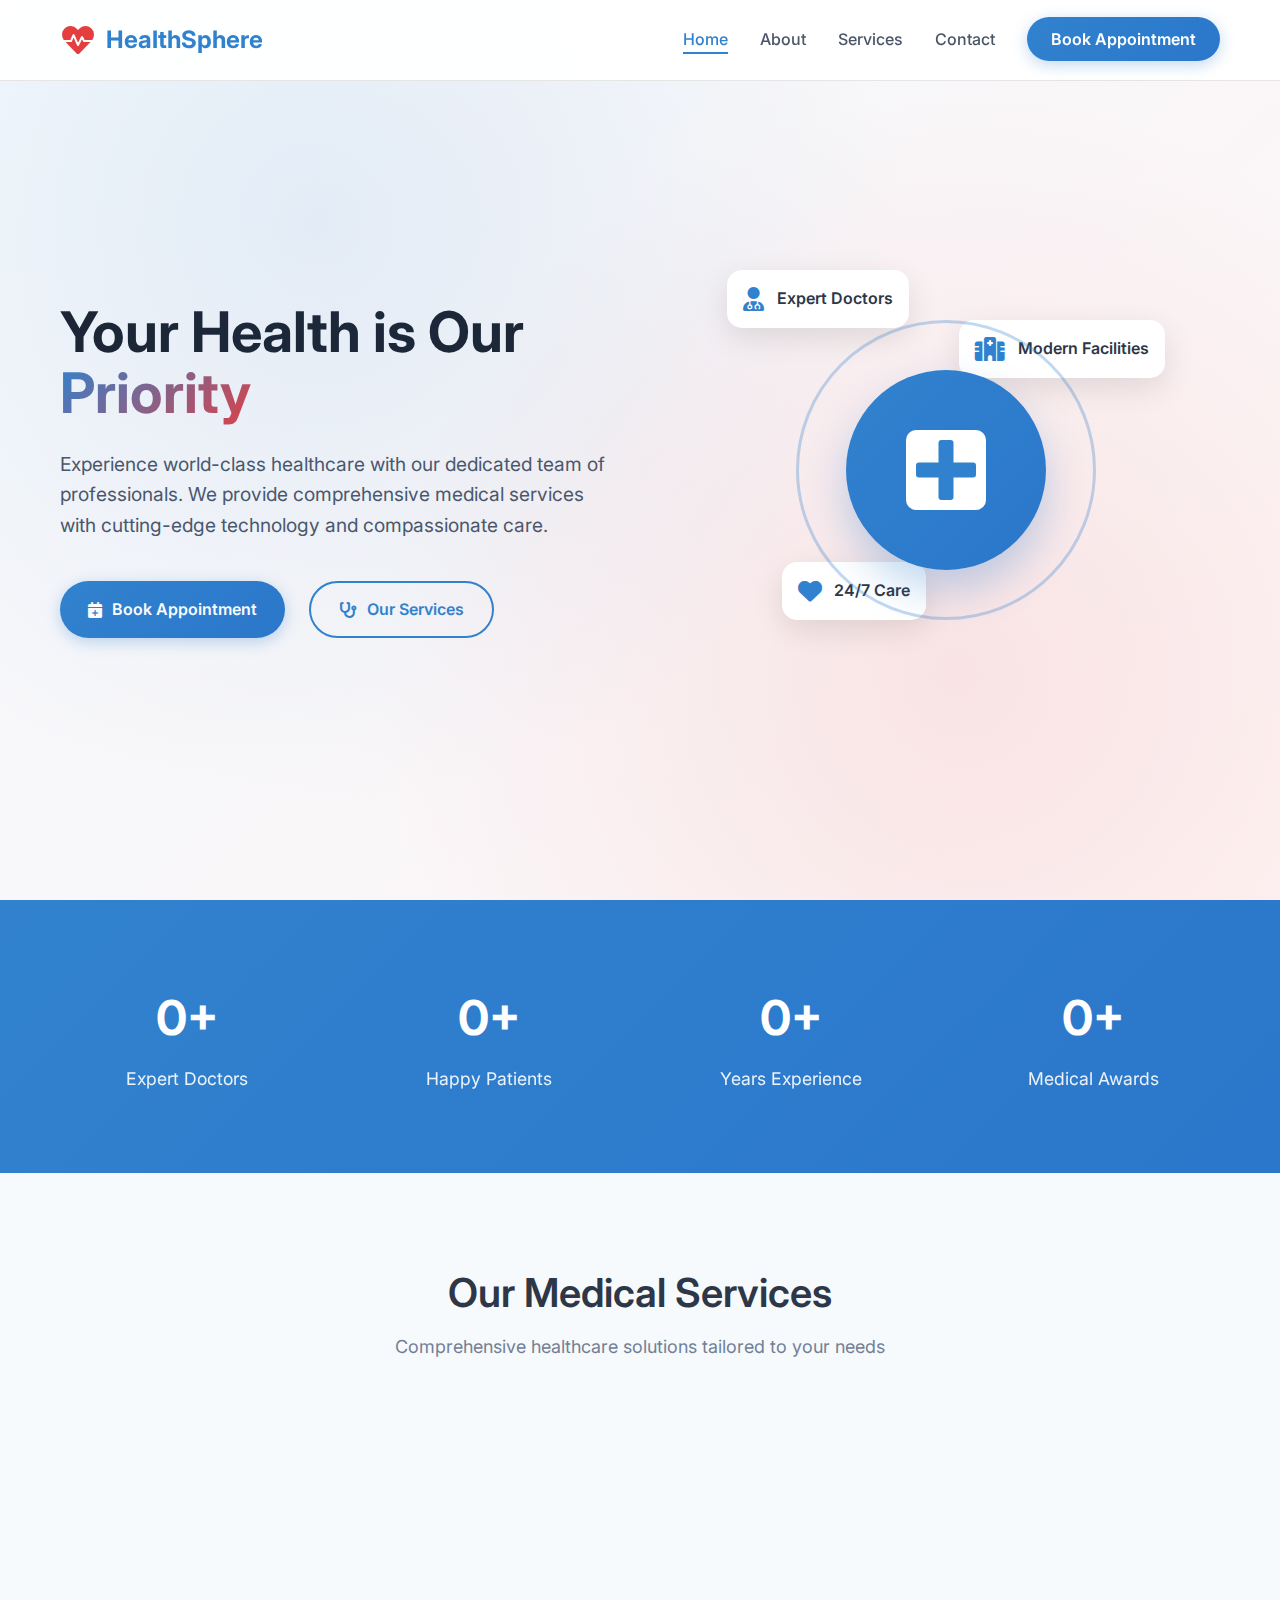
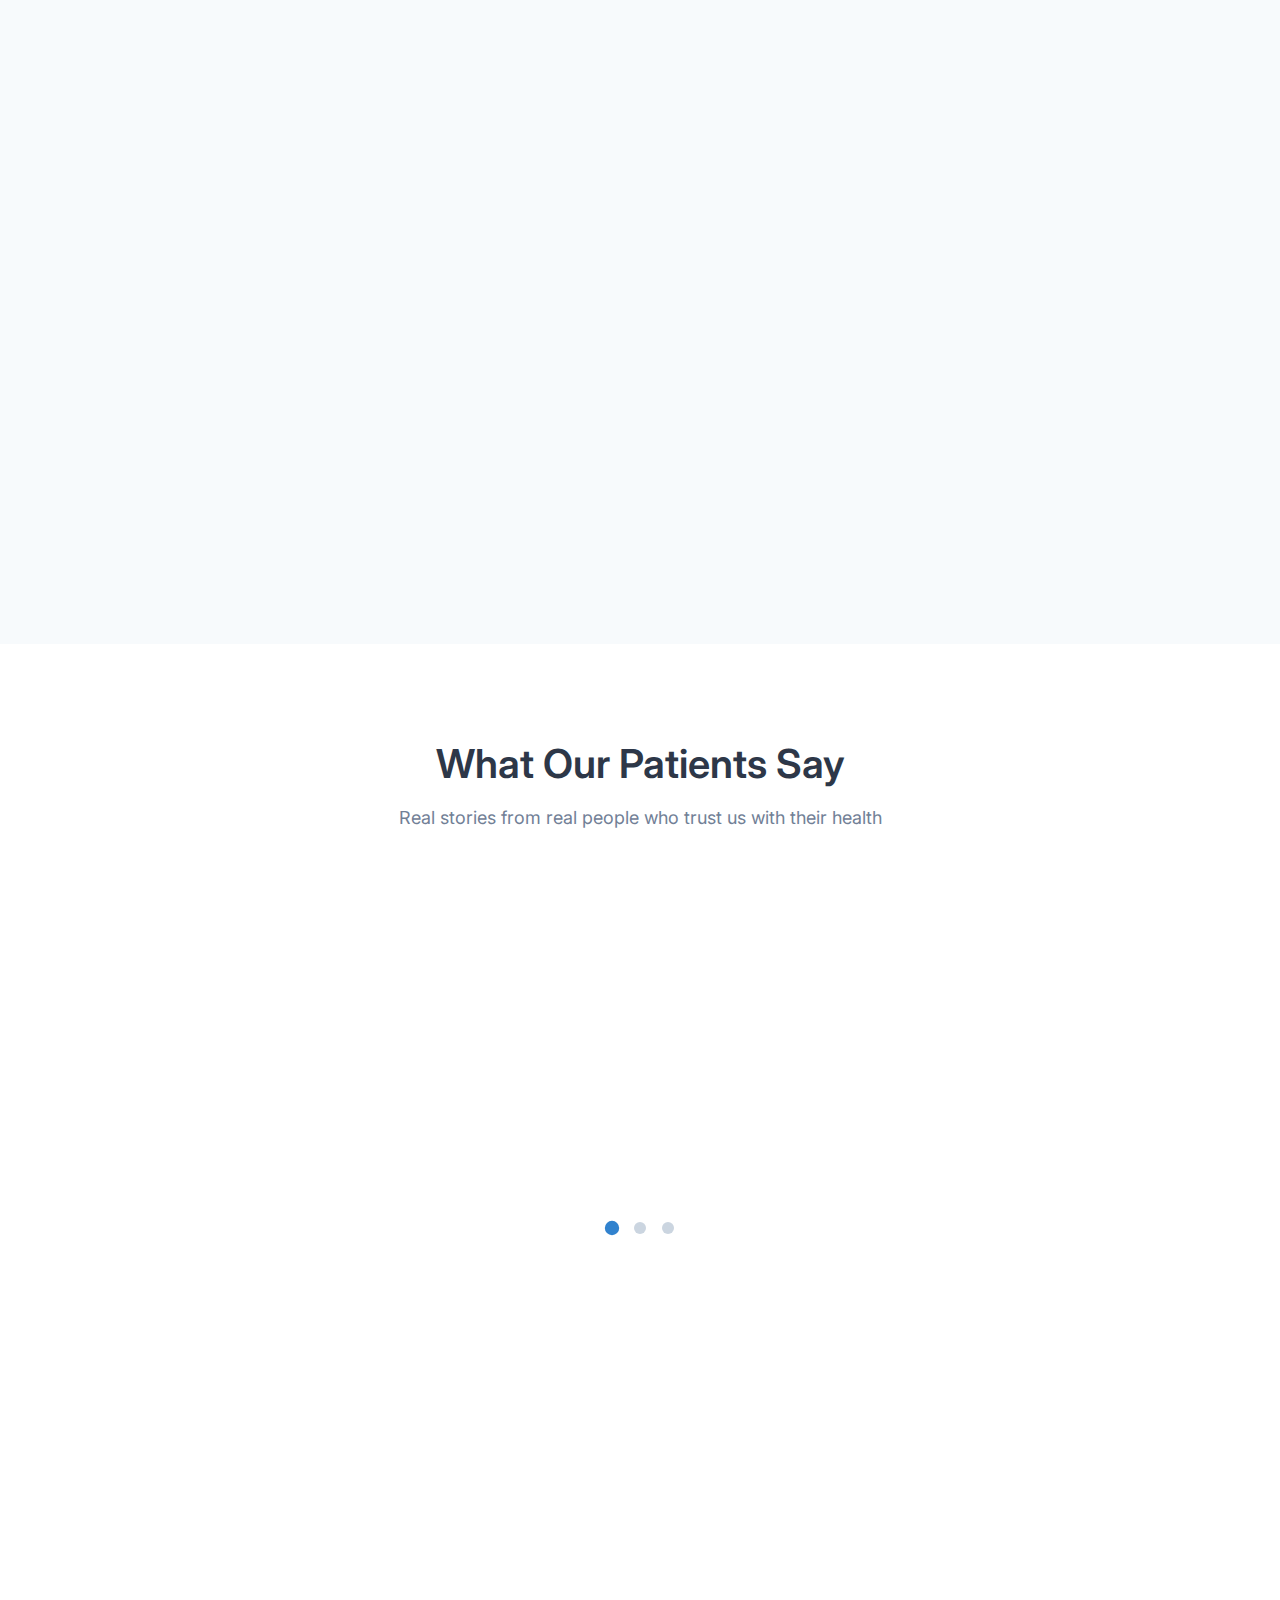
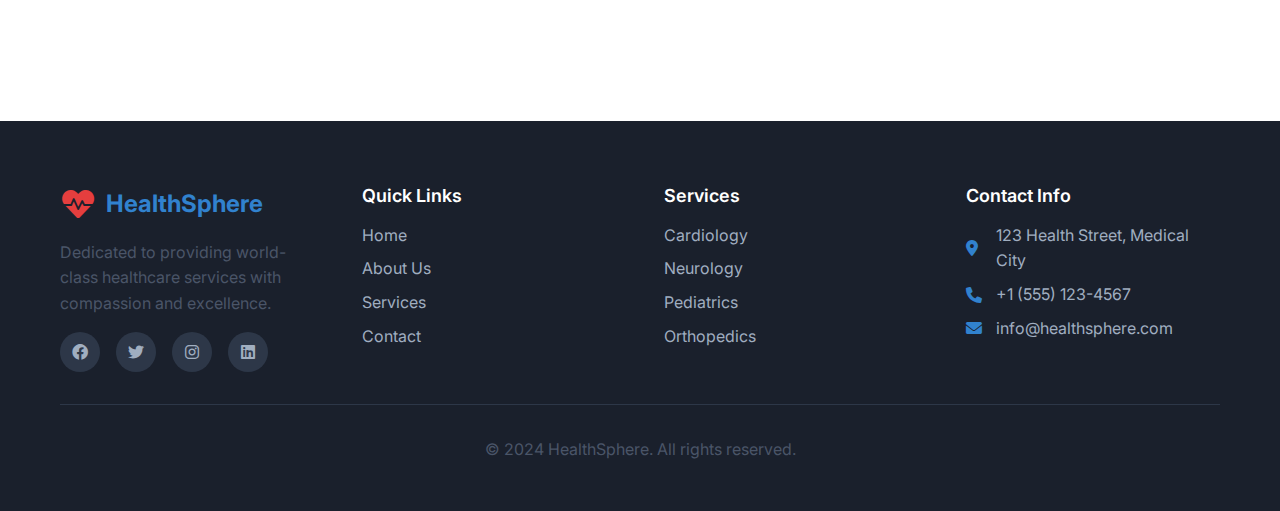
<file: index.html>
<!DOCTYPE html>
<html lang="en">
<head>
    <meta charset="UTF-8">
    <meta name="viewport" content="width=device-width, initial-scale=1.0">
    <title>HealthSphere - Your Health, Our Priority</title>
    <link rel="stylesheet" href="styles/main.css">
    <link rel="stylesheet" href="styles/home.css">
    <link href="https://fonts.googleapis.com/css2?family=Inter:wght@300;400;500;600;700&display=swap" rel="stylesheet">
    <link rel="stylesheet" href="https://cdnjs.cloudflare.com/ajax/libs/font-awesome/6.0.0/css/all.min.css">
</head>
<body>
    <!-- Navigation -->
    <nav class="navbar" id="navbar">
        <div class="nav-container">
            <div class="nav-logo">
                <i class="fas fa-heartbeat"></i>
                <span>HealthSphere</span>
            </div>
            <ul class="nav-menu" id="nav-menu">
                <li class="nav-item">
                    <a href="index.html" class="nav-link active">Home</a>
                </li>
                <li class="nav-item">
                    <a href="about.html" class="nav-link">About</a>
                </li>
                <li class="nav-item">
                    <a href="services.html" class="nav-link">Services</a>
                </li>
                <li class="nav-item">
                    <a href="contact.html" class="nav-link">Contact</a>
                </li>
                <li class="nav-item">
                    <a href="appointment.html" class="nav-link appointment-btn">Book Appointment</a>
                </li>
            </ul>
            <div class="hamburger" id="hamburger">
                <span class="bar"></span>
                <span class="bar"></span>
                <span class="bar"></span>
            </div>
        </div>
    </nav>

    <!-- Hero Section -->
    <section class="hero">
        <div class="hero-container">
            <div class="hero-content">
                <h1 class="hero-title">
                    Your Health is Our 
                    <span class="gradient-text">Priority</span>
                </h1>
                <p class="hero-description">
                    Experience world-class healthcare with our dedicated team of professionals. 
                    We provide comprehensive medical services with cutting-edge technology and compassionate care.
                </p>
                <div class="hero-buttons">
                    <a href="appointment.html" class="btn btn-primary">
                        <i class="fas fa-calendar-plus"></i>
                        Book Appointment
                    </a>
                    <a href="services.html" class="btn btn-secondary">
                        <i class="fas fa-stethoscope"></i>
                        Our Services
                    </a>
                </div>
            </div>
            <div class="hero-image">
                <div class="floating-card card-1">
                    <i class="fas fa-user-md"></i>
                    <span>Expert Doctors</span>
                </div>
                <div class="floating-card card-2">
                    <i class="fas fa-hospital"></i>
                    <span>Modern Facilities</span>
                </div>
                <div class="floating-card card-3">
                    <i class="fas fa-heart"></i>
                    <span>24/7 Care</span>
                </div>
                <div class="hero-illustration">
                    <div class="medical-cross"></div>
                    <div class="pulse-ring"></div>
                </div>
            </div>
        </div>
    </section>

    <!-- Stats Section -->
    <section class="stats-section">
        <div class="container">
            <div class="stats-grid">
                <div class="stat-item" data-count="500">
                    <div class="stat-number">0+</div>
                    <div class="stat-label">Expert Doctors</div>
                </div>
                <div class="stat-item" data-count="10000">
                    <div class="stat-number">0+</div>
                    <div class="stat-label">Happy Patients</div>
                </div>
                <div class="stat-item" data-count="15">
                    <div class="stat-number">0+</div>
                    <div class="stat-label">Years Experience</div>
                </div>
                <div class="stat-item" data-count="50">
                    <div class="stat-number">0+</div>
                    <div class="stat-label">Medical Awards</div>
                </div>
            </div>
        </div>
    </section>

    <!-- Services Preview -->
    <section class="services-preview">
        <div class="container">
            <div class="section-header">
                <h2>Our Medical Services</h2>
                <p>Comprehensive healthcare solutions tailored to your needs</p>
            </div>
            <div class="services-grid">
                <div class="service-card">
                    <div class="service-icon">
                        <i class="fas fa-heartbeat"></i>
                    </div>
                    <h3>Cardiology</h3>
                    <p>Advanced heart care with state-of-the-art diagnostic and treatment facilities.</p>
                    <a href="services.html" class="service-link">Learn More <i class="fas fa-arrow-right"></i></a>
                </div>
                <div class="service-card">
                    <div class="service-icon">
                        <i class="fas fa-brain"></i>
                    </div>
                    <h3>Neurology</h3>
                    <p>Expert neurological care for brain, spine, and nervous system disorders.</p>
                    <a href="services.html" class="service-link">Learn More <i class="fas fa-arrow-right"></i></a>
                </div>
                <div class="service-card">
                    <div class="service-icon">
                        <i class="fas fa-baby"></i>
                    </div>
                    <h3>Pediatrics</h3>
                    <p>Specialized healthcare for infants, children, and adolescents.</p>
                    <a href="services.html" class="service-link">Learn More <i class="fas fa-arrow-right"></i></a>
                </div>
                <div class="service-card">
                    <div class="service-icon">
                        <i class="fas fa-bone"></i>
                    </div>
                    <h3>Orthopedics</h3>
                    <p>Comprehensive bone, joint, and muscle care with minimally invasive procedures.</p>
                    <a href="services.html" class="service-link">Learn More <i class="fas fa-arrow-right"></i></a>
                </div>
            </div>
        </div>
    </section>

    <!-- Testimonials -->
    <section class="testimonials">
        <div class="container">
            <div class="section-header">
                <h2>What Our Patients Say</h2>
                <p>Real stories from real people who trust us with their health</p>
            </div>
            <div class="testimonials-slider">
                <div class="testimonial-card active">
                    <div class="testimonial-content">
                        <div class="stars">
                            <i class="fas fa-star"></i>
                            <i class="fas fa-star"></i>
                            <i class="fas fa-star"></i>
                            <i class="fas fa-star"></i>
                            <i class="fas fa-star"></i>
                        </div>
                        <p>"The care I received at HealthSphere was exceptional. The doctors were professional, caring, and took the time to explain everything clearly."</p>
                        <div class="testimonial-author">
                            <div class="author-avatar">S</div>
                            <div class="author-info">
                                <h4>Sarah Johnson</h4>
                                <span>Cardiology Patient</span>
                            </div>
                        </div>
                    </div>
                </div>
                <div class="testimonial-card">
                    <div class="testimonial-content">
                        <div class="stars">
                            <i class="fas fa-star"></i>
                            <i class="fas fa-star"></i>
                            <i class="fas fa-star"></i>
                            <i class="fas fa-star"></i>
                            <i class="fas fa-star"></i>
                        </div>
                        <p>"Outstanding medical facility with cutting-edge technology. The staff made me feel comfortable throughout my treatment."</p>
                        <div class="testimonial-author">
                            <div class="author-avatar">M</div>
                            <div class="author-info">
                                <h4>Michael Chen</h4>
                                <span>Orthopedic Patient</span>
                            </div>
                        </div>
                    </div>
                </div>
                <div class="testimonial-card">
                    <div class="testimonial-content">
                        <div class="stars">
                            <i class="fas fa-star"></i>
                            <i class="fas fa-star"></i>
                            <i class="fas fa-star"></i>
                            <i class="fas fa-star"></i>
                            <i class="fas fa-star"></i>
                        </div>
                        <p>"From consultation to recovery, every step was handled with utmost care. I highly recommend HealthSphere to anyone seeking quality healthcare."</p>
                        <div class="testimonial-author">
                            <div class="author-avatar">E</div>
                            <div class="author-info">
                                <h4>Emily Rodriguez</h4>
                                <span>Neurology Patient</span>
                            </div>
                        </div>
                    </div>
                </div>
            </div>
            <div class="testimonial-dots">
                <span class="dot active" onclick="currentSlide(1)"></span>
                <span class="dot" onclick="currentSlide(2)"></span>
                <span class="dot" onclick="currentSlide(3)"></span>
            </div>
        </div>
    </section>

    <!-- CTA Section -->
    <section class="cta-section">
        <div class="container">
            <div class="cta-content">
                <h2>Ready to Start Your Health Journey?</h2>
                <p>Book an appointment today and experience healthcare excellence</p>
                <a href="appointment.html" class="btn btn-primary btn-large">
                    <i class="fas fa-calendar-check"></i>
                    Schedule Consultation
                </a>
            </div>
        </div>
    </section>

    <!-- Footer -->
    <footer class="footer">
        <div class="container">
            <div class="footer-content">
                <div class="footer-section">
                    <div class="footer-logo">
                        <i class="fas fa-heartbeat"></i>
                        <span>HealthSphere</span>
                    </div>
                    <p>Dedicated to providing world-class healthcare services with compassion and excellence.</p>
                    <div class="social-links">
                        <a href="#"><i class="fab fa-facebook"></i></a>
                        <a href="#"><i class="fab fa-twitter"></i></a>
                        <a href="#"><i class="fab fa-instagram"></i></a>
                        <a href="#"><i class="fab fa-linkedin"></i></a>
                    </div>
                </div>
                <div class="footer-section">
                    <h3>Quick Links</h3>
                    <ul>
                        <li><a href="index.html">Home</a></li>
                        <li><a href="about.html">About Us</a></li>
                        <li><a href="services.html">Services</a></li>
                        <li><a href="contact.html">Contact</a></li>
                    </ul>
                </div>
                <div class="footer-section">
                    <h3>Services</h3>
                    <ul>
                        <li><a href="services.html">Cardiology</a></li>
                        <li><a href="services.html">Neurology</a></li>
                        <li><a href="services.html">Pediatrics</a></li>
                        <li><a href="services.html">Orthopedics</a></li>
                    </ul>
                </div>
                <div class="footer-section">
                    <h3>Contact Info</h3>
                    <div class="contact-info">
                        <p><i class="fas fa-map-marker-alt"></i> 123 Health Street, Medical City</p>
                        <p><i class="fas fa-phone"></i> +1 (555) 123-4567</p>
                        <p><i class="fas fa-envelope"></i> info@healthsphere.com</p>
                    </div>
                </div>
            </div>
            <div class="footer-bottom">
                <p>&copy; 2024 HealthSphere. All rights reserved.</p>
            </div>
        </div>
    </footer>

    <script src="scripts/main.js"></script>
    <script src="scripts/home.js"></script>
</body>
</html>
</file>
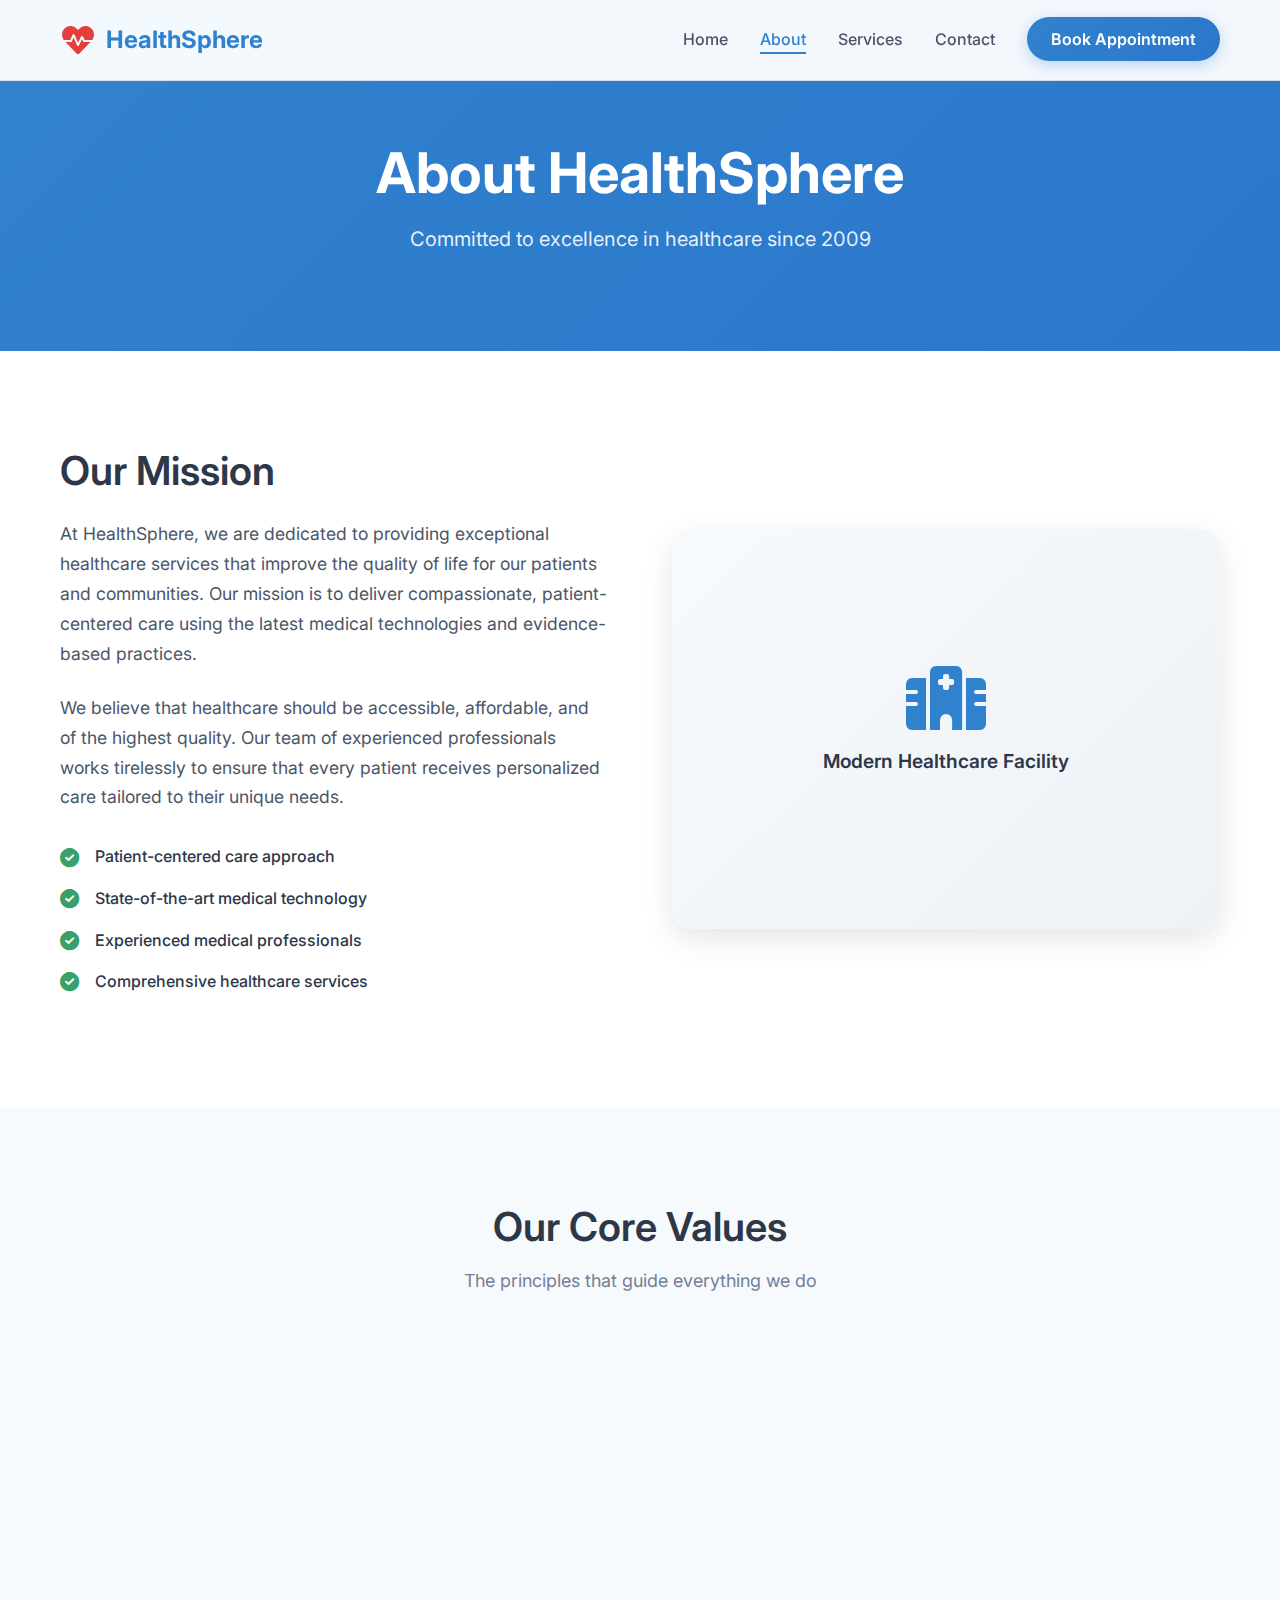
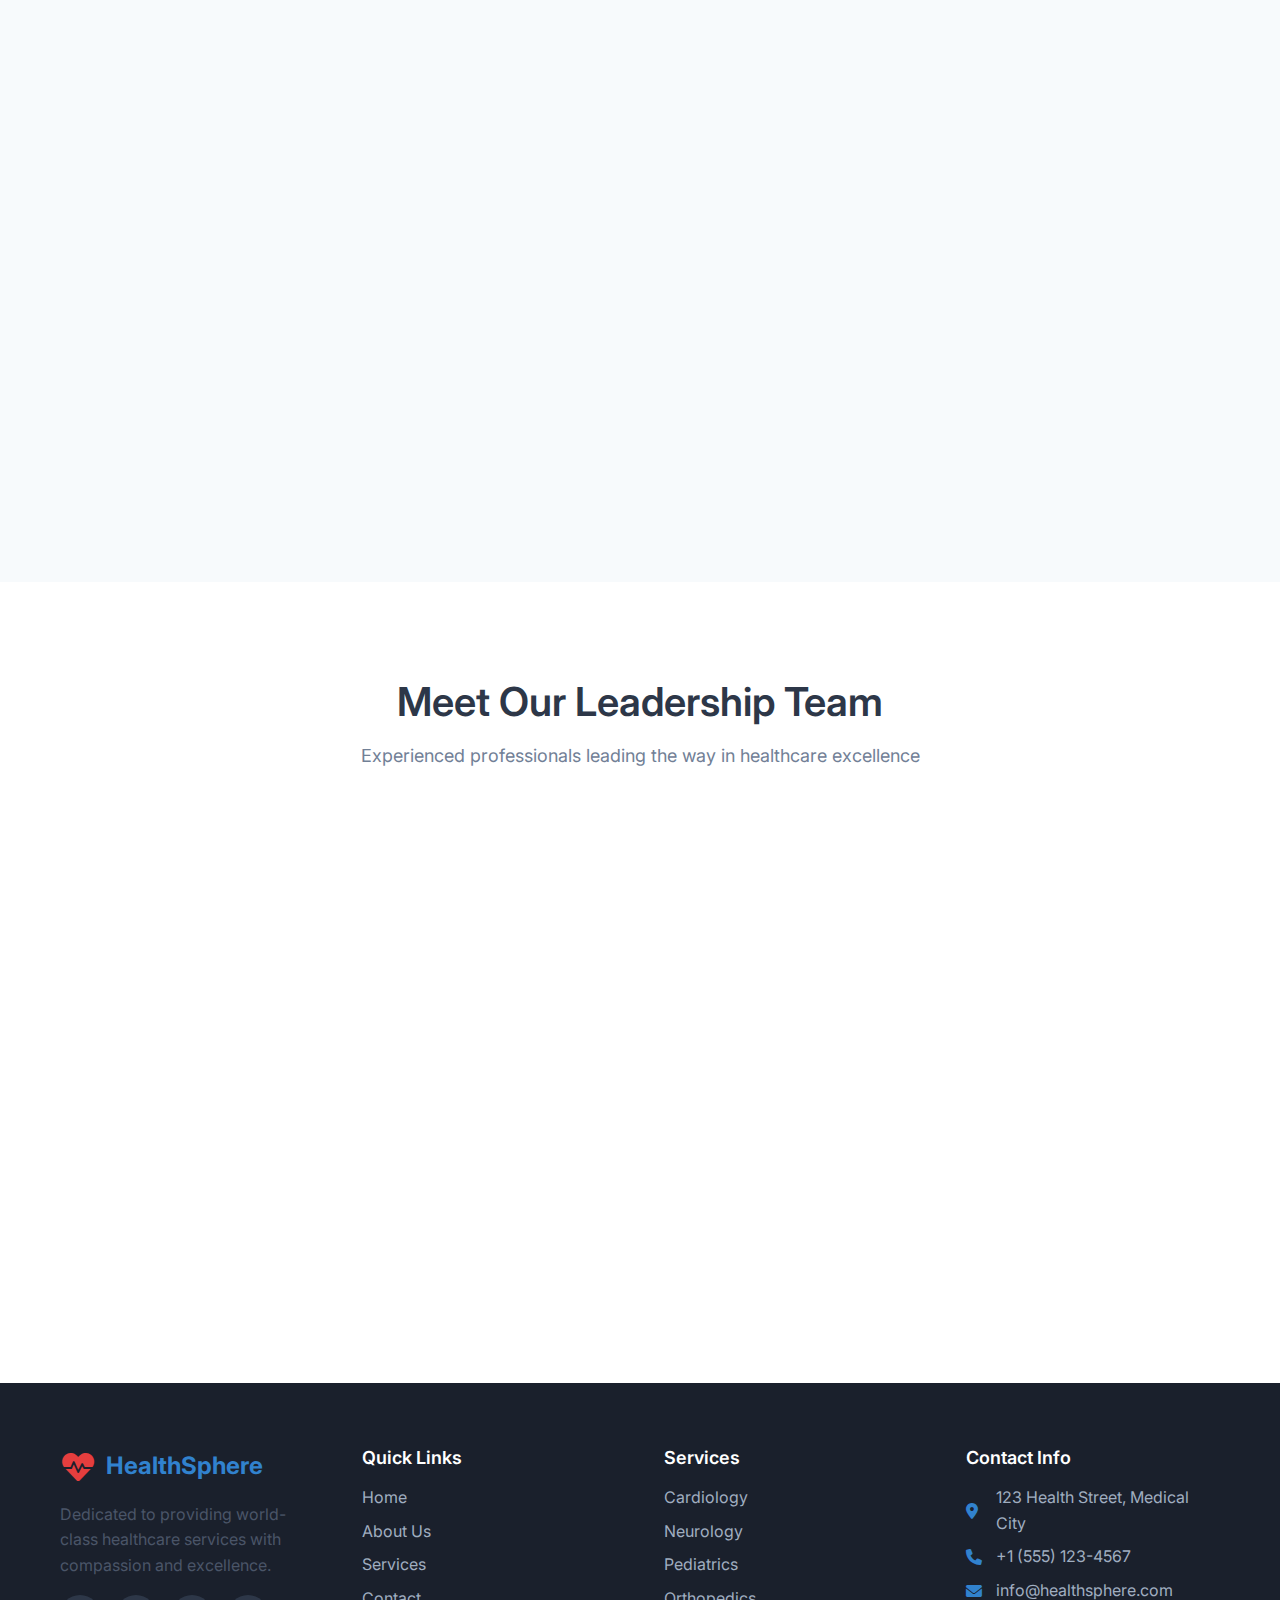
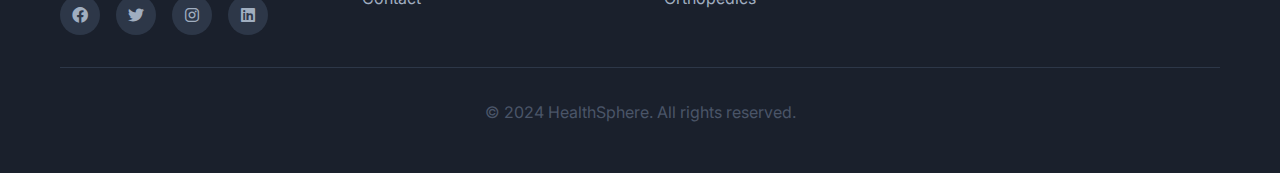
<file: about.html>
<!DOCTYPE html>
<html lang="en">
<head>
    <meta charset="UTF-8">
    <meta name="viewport" content="width=device-width, initial-scale=1.0">
    <title>About Us - HealthSphere</title>
    <link rel="stylesheet" href="styles/main.css">
    <link rel="stylesheet" href="styles/about.css">
    <link href="https://fonts.googleapis.com/css2?family=Inter:wght@300;400;500;600;700&display=swap" rel="stylesheet">
    <link rel="stylesheet" href="https://cdnjs.cloudflare.com/ajax/libs/font-awesome/6.0.0/css/all.min.css">
</head>
<body>
    <!-- Navigation -->
    <nav class="navbar" id="navbar">
        <div class="nav-container">
            <div class="nav-logo">
                <i class="fas fa-heartbeat"></i>
                <span>HealthSphere</span>
            </div>
            <ul class="nav-menu" id="nav-menu">
                <li class="nav-item">
                    <a href="index.html" class="nav-link">Home</a>
                </li>
                <li class="nav-item">
                    <a href="about.html" class="nav-link active">About</a>
                </li>
                <li class="nav-item">
                    <a href="services.html" class="nav-link">Services</a>
                </li>
                <li class="nav-item">
                    <a href="contact.html" class="nav-link">Contact</a>
                </li>
                <li class="nav-item">
                    <a href="appointment.html" class="nav-link appointment-btn">Book Appointment</a>
                </li>
            </ul>
            <div class="hamburger" id="hamburger">
                <span class="bar"></span>
                <span class="bar"></span>
                <span class="bar"></span>
            </div>
        </div>
    </nav>

    <!-- Page Header -->
    <section class="page-header">
        <div class="container">
            <div class="header-content">
                <h1>About HealthSphere</h1>
                <p>Committed to excellence in healthcare since 2009</p>
            </div>
        </div>
    </section>

    <!-- About Content -->
    <section class="about-content">
        <div class="container">
            <div class="about-grid">
                <div class="about-text">
                    <h2>Our Mission</h2>
                    <p>At HealthSphere, we are dedicated to providing exceptional healthcare services that improve the quality of life for our patients and communities. Our mission is to deliver compassionate, patient-centered care using the latest medical technologies and evidence-based practices.</p>
                    <p>We believe that healthcare should be accessible, affordable, and of the highest quality. Our team of experienced professionals works tirelessly to ensure that every patient receives personalized care tailored to their unique needs.</p>
                    <div class="mission-points">
                        <div class="point">
                            <i class="fas fa-check-circle"></i>
                            <span>Patient-centered care approach</span>
                        </div>
                        <div class="point">
                            <i class="fas fa-check-circle"></i>
                            <span>State-of-the-art medical technology</span>
                        </div>
                        <div class="point">
                            <i class="fas fa-check-circle"></i>
                            <span>Experienced medical professionals</span>
                        </div>
                        <div class="point">
                            <i class="fas fa-check-circle"></i>
                            <span>Comprehensive healthcare services</span>
                        </div>
                    </div>
                </div>
                <div class="about-image">
                    <div class="image-placeholder">
                        <i class="fas fa-hospital"></i>
                        <p>Modern Healthcare Facility</p>
                    </div>
                </div>
            </div>
        </div>
    </section>

    <!-- Values Section -->
    <section class="values-section">
        <div class="container">
            <div class="section-header">
                <h2>Our Core Values</h2>
                <p>The principles that guide everything we do</p>
            </div>
            <div class="values-grid">
                <div class="value-card">
                    <div class="value-icon">
                        <i class="fas fa-heart"></i>
                    </div>
                    <h3>Compassion</h3>
                    <p>We treat every patient with empathy, respect, and understanding, ensuring they feel heard and cared for throughout their healthcare journey.</p>
                </div>
                <div class="value-card">
                    <div class="value-icon">
                        <i class="fas fa-shield-alt"></i>
                    </div>
                    <h3>Excellence</h3>
                    <p>We strive for the highest standards in medical care, continuously improving our services and staying at the forefront of medical advancements.</p>
                </div>
                <div class="value-card">
                    <div class="value-icon">
                        <i class="fas fa-users"></i>
                    </div>
                    <h3>Integrity</h3>
                    <p>We conduct ourselves with honesty, transparency, and ethical behavior in all our interactions with patients, families, and colleagues.</p>
                </div>
                <div class="value-card">
                    <div class="value-icon">
                        <i class="fas fa-lightbulb"></i>
                    </div>
                    <h3>Innovation</h3>
                    <p>We embrace new technologies and treatment methods to provide the most effective and efficient healthcare solutions for our patients.</p>
                </div>
            </div>
        </div>
    </section>

    <!-- Team Section -->
    <section class="team-section">
        <div class="container">
            <div class="section-header">
                <h2>Meet Our Leadership Team</h2>
                <p>Experienced professionals leading the way in healthcare excellence</p>
            </div>
            <div class="team-grid">
                <div class="team-card">
                    <div class="team-avatar">
                        <i class="fas fa-user-md"></i>
                    </div>
                    <div class="team-info">
                        <h3>Dr. Sarah Johnson</h3>
                        <p class="team-role">Chief Medical Officer</p>
                        <p class="team-bio">With over 20 years of experience in cardiology, Dr. Johnson leads our medical team with expertise and compassion.</p>
                        <div class="team-social">
                            <a href="#"><i class="fab fa-linkedin"></i></a>
                            <a href="#"><i class="fab fa-twitter"></i></a>
                        </div>
                    </div>
                </div>
                <div class="team-card">
                    <div class="team-avatar">
                        <i class="fas fa-user-tie"></i>
                    </div>
                    <div class="team-info">
                        <h3>Michael Chen</h3>
                        <p class="team-role">Chief Executive Officer</p>
                        <p class="team-bio">Michael brings strategic vision and operational excellence to HealthSphere, ensuring the highest quality patient care.</p>
                        <div class="team-social">
                            <a href="#"><i class="fab fa-linkedin"></i></a>
                            <a href="#"><i class="fab fa-twitter"></i></a>
                        </div>
                    </div>
                </div>
                <div class="team-card">
                    <div class="team-avatar">
                        <i class="fas fa-user-md"></i>
                    </div>
                    <div class="team-info">
                        <h3>Dr. Emily Rodriguez</h3>
                        <p class="team-role">Head of Neurology</p>
                        <p class="team-bio">Dr. Rodriguez is a renowned neurologist with expertise in advanced brain and spine treatments and research.</p>
                        <div class="team-social">
                            <a href="#"><i class="fab fa-linkedin"></i></a>
                            <a href="#"><i class="fab fa-twitter"></i></a>
                        </div>
                    </div>
                </div>
            </div>
        </div>
    </section>

    <!-- Footer -->
    <footer class="footer">
        <div class="container">
            <div class="footer-content">
                <div class="footer-section">
                    <div class="footer-logo">
                        <i class="fas fa-heartbeat"></i>
                        <span>HealthSphere</span>
                    </div>
                    <p>Dedicated to providing world-class healthcare services with compassion and excellence.</p>
                    <div class="social-links">
                        <a href="#"><i class="fab fa-facebook"></i></a>
                        <a href="#"><i class="fab fa-twitter"></i></a>
                        <a href="#"><i class="fab fa-instagram"></i></a>
                        <a href="#"><i class="fab fa-linkedin"></i></a>
                    </div>
                </div>
                <div class="footer-section">
                    <h3>Quick Links</h3>
                    <ul>
                        <li><a href="index.html">Home</a></li>
                        <li><a href="about.html">About Us</a></li>
                        <li><a href="services.html">Services</a></li>
                        <li><a href="contact.html">Contact</a></li>
                    </ul>
                </div>
                <div class="footer-section">
                    <h3>Services</h3>
                    <ul>
                        <li><a href="services.html">Cardiology</a></li>
                        <li><a href="services.html">Neurology</a></li>
                        <li><a href="services.html">Pediatrics</a></li>
                        <li><a href="services.html">Orthopedics</a></li>
                    </ul>
                </div>
                <div class="footer-section">
                    <h3>Contact Info</h3>
                    <div class="contact-info">
                        <p><i class="fas fa-map-marker-alt"></i> 123 Health Street, Medical City</p>
                        <p><i class="fas fa-phone"></i> +1 (555) 123-4567</p>
                        <p><i class="fas fa-envelope"></i> info@healthsphere.com</p>
                    </div>
                </div>
            </div>
            <div class="footer-bottom">
                <p>&copy; 2024 HealthSphere. All rights reserved.</p>
            </div>
        </div>
    </footer>

    <script src="scripts/main.js"></script>
</body>
</html>
</file>
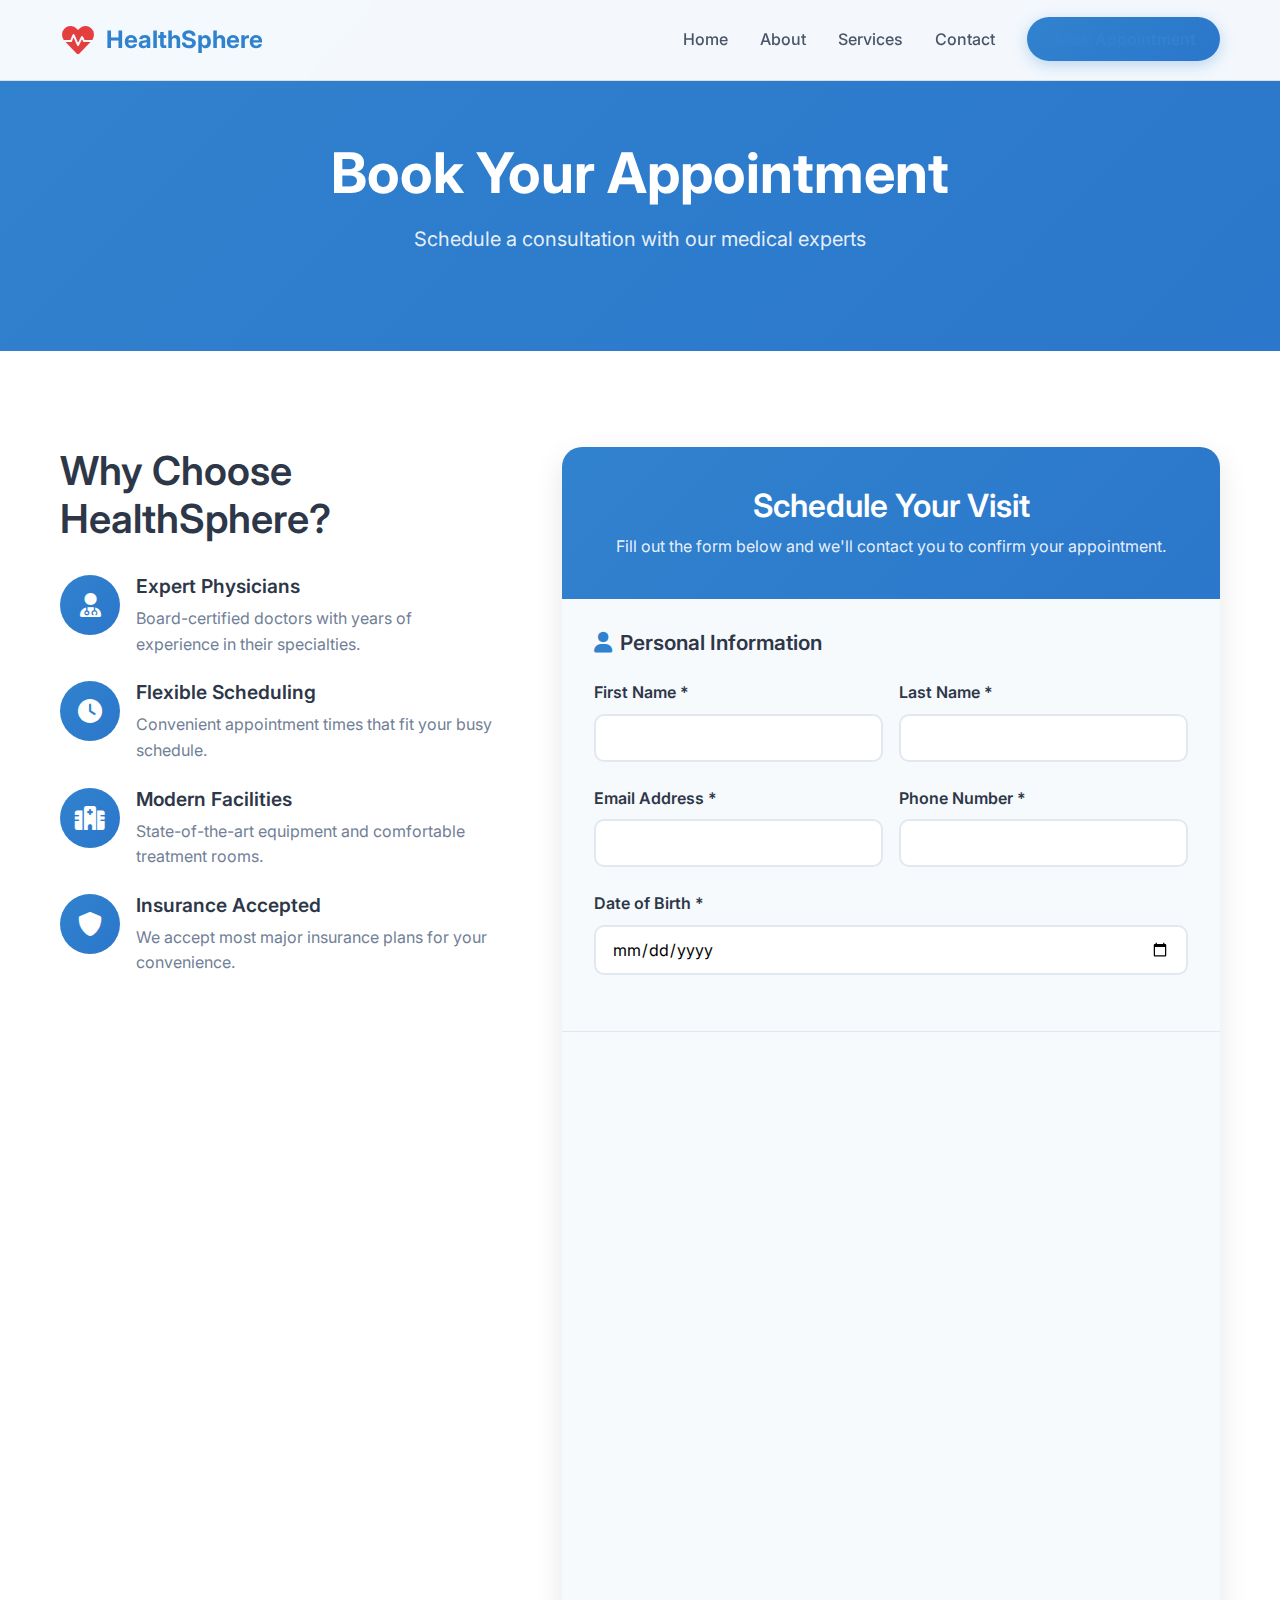
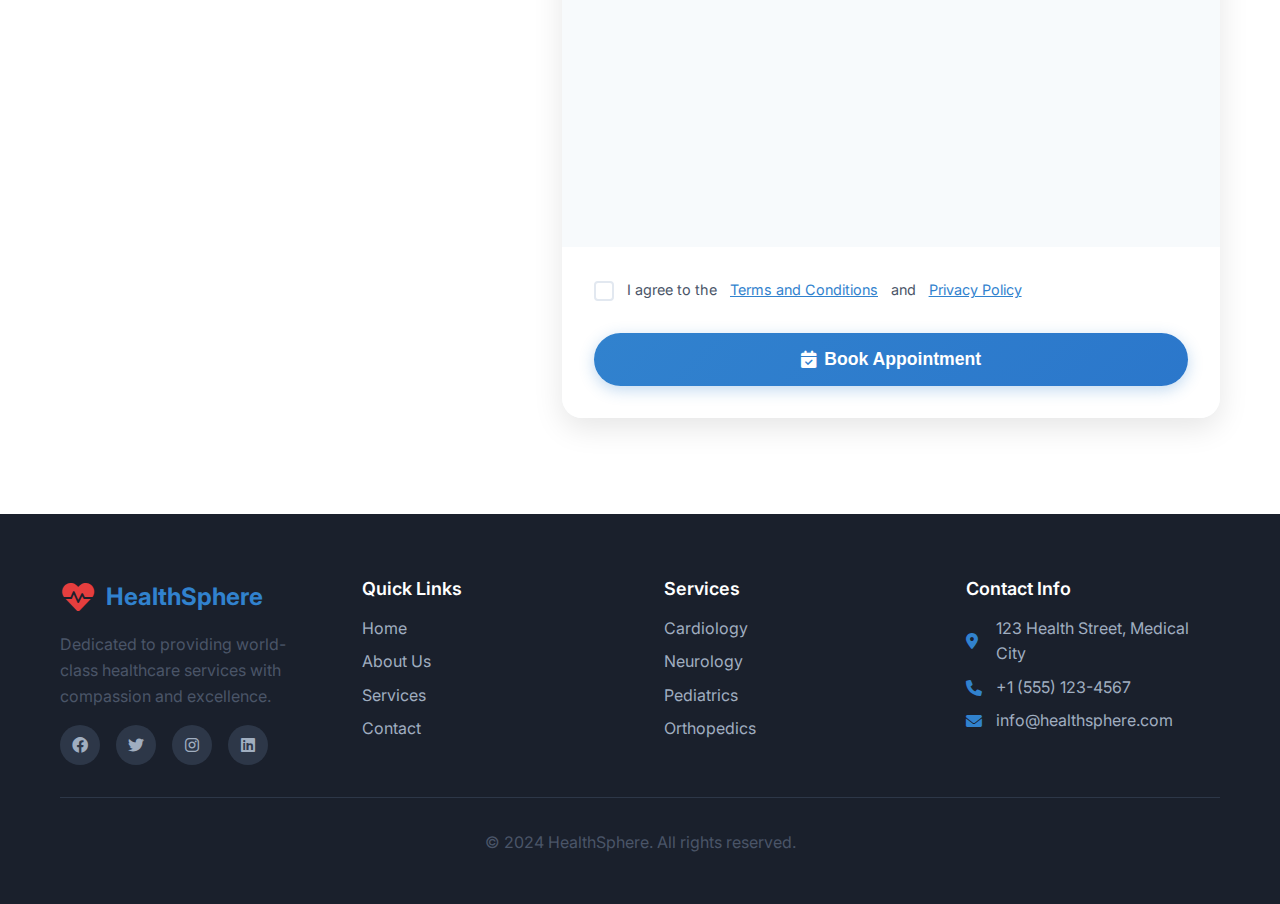
<file: appointment.html>
<!DOCTYPE html>
<html lang="en">
<head>
    <meta charset="UTF-8">
    <meta name="viewport" content="width=device-width, initial-scale=1.0">
    <title>Book Appointment - HealthSphere</title>
    <link rel="stylesheet" href="styles/main.css">
    <link rel="stylesheet" href="styles/appointment.css">
    <link href="https://fonts.googleapis.com/css2?family=Inter:wght@300;400;500;600;700&display=swap" rel="stylesheet">
    <link rel="stylesheet" href="https://cdnjs.cloudflare.com/ajax/libs/font-awesome/6.0.0/css/all.min.css">
</head>
<body>
    <!-- Navigation -->
    <nav class="navbar" id="navbar">
        <div class="nav-container">
            <div class="nav-logo">
                <i class="fas fa-heartbeat"></i>
                <span>HealthSphere</span>
            </div>
            <ul class="nav-menu" id="nav-menu">
                <li class="nav-item">
                    <a href="index.html" class="nav-link">Home</a>
                </li>
                <li class="nav-item">
                    <a href="about.html" class="nav-link">About</a>
                </li>
                <li class="nav-item">
                    <a href="services.html" class="nav-link">Services</a>
                </li>
                <li class="nav-item">
                    <a href="contact.html" class="nav-link">Contact</a>
                </li>
                <li class="nav-item">
                    <a href="appointment.html" class="nav-link appointment-btn active">Book Appointment</a>
                </li>
            </ul>
            <div class="hamburger" id="hamburger">
                <span class="bar"></span>
                <span class="bar"></span>
                <span class="bar"></span>
            </div>
        </div>
    </nav>

    <!-- Page Header -->
    <section class="page-header">
        <div class="container">
            <div class="header-content">
                <h1>Book Your Appointment</h1>
                <p>Schedule a consultation with our medical experts</p>
            </div>
        </div>
    </section>

    <!-- Appointment Section -->
    <section class="appointment-section">
        <div class="container">
            <div class="appointment-grid">
                <div class="appointment-info">
                    <h2>Why Choose HealthSphere?</h2>
                    <div class="info-items">
                        <div class="info-item">
                            <div class="info-icon">
                                <i class="fas fa-user-md"></i>
                            </div>
                            <div class="info-content">
                                <h3>Expert Physicians</h3>
                                <p>Board-certified doctors with years of experience in their specialties.</p>
                            </div>
                        </div>
                        <div class="info-item">
                            <div class="info-icon">
                                <i class="fas fa-clock"></i>
                            </div>
                            <div class="info-content">
                                <h3>Flexible Scheduling</h3>
                                <p>Convenient appointment times that fit your busy schedule.</p>
                            </div>
                        </div>
                        <div class="info-item">
                            <div class="info-icon">
                                <i class="fas fa-hospital"></i>
                            </div>
                            <div class="info-content">
                                <h3>Modern Facilities</h3>
                                <p>State-of-the-art equipment and comfortable treatment rooms.</p>
                            </div>
                        </div>
                        <div class="info-item">
                            <div class="info-icon">
                                <i class="fas fa-shield-alt"></i>
                            </div>
                            <div class="info-content">
                                <h3>Insurance Accepted</h3>
                                <p>We accept most major insurance plans for your convenience.</p>
                            </div>
                        </div>
                    </div>
                </div>

                <div class="appointment-form">
                    <form id="appointmentForm">
                        <div class="form-header">
                            <h2>Schedule Your Visit</h2>
                            <p>Fill out the form below and we'll contact you to confirm your appointment.</p>
                        </div>

                        <div class="form-section">
                            <h3><i class="fas fa-user"></i> Personal Information</h3>
                            <div class="form-row">
                                <div class="form-group">
                                    <label for="firstName">First Name *</label>
                                    <input type="text" id="firstName" name="firstName" required>
                                </div>
                                <div class="form-group">
                                    <label for="lastName">Last Name *</label>
                                    <input type="text" id="lastName" name="lastName" required>
                                </div>
                            </div>

                            <div class="form-row">
                                <div class="form-group">
                                    <label for="email">Email Address *</label>
                                    <input type="email" id="email" name="email" required>
                                </div>
                                <div class="form-group">
                                    <label for="phone">Phone Number *</label>
                                    <input type="tel" id="phone" name="phone" required>
                                </div>
                            </div>

                            <div class="form-group">
                                <label for="dateOfBirth">Date of Birth *</label>
                                <input type="date" id="dateOfBirth" name="dateOfBirth" required>
                            </div>
                        </div>

                        <div class="form-section">
                            <h3><i class="fas fa-calendar"></i> Appointment Details</h3>
                            <div class="form-row">
                                <div class="form-group">
                                    <label for="department">Department *</label>
                                    <select id="department" name="department" required>
                                        <option value="">Select Department</option>
                                        <option value="cardiology">Cardiology</option>
                                        <option value="neurology">Neurology</option>
                                        <option value="pediatrics">Pediatrics</option>
                                        <option value="orthopedics">Orthopedics</option>
                                        <option value="ophthalmology">Ophthalmology</option>
                                        <option value="pulmonology">Pulmonology</option>
                                        <option value="general">General Medicine</option>
                                    </select>
                                </div>
                                <div class="form-group">
                                    <label for="doctor">Preferred Doctor</label>
                                    <select id="doctor" name="doctor">
                                        <option value="">Any Available Doctor</option>
                                        <option value="dr-johnson">Dr. Sarah Johnson</option>
                                        <option value="dr-rodriguez">Dr. Emily Rodriguez</option>
                                        <option value="dr-chen">Dr. Michael Chen</option>
                                        <option value="dr-williams">Dr. James Williams</option>
                                    </select>
                                </div>
                            </div>

                            <div class="form-row">
                                <div class="form-group">
                                    <label for="appointmentDate">Preferred Date *</label>
                                    <input type="date" id="appointmentDate" name="appointmentDate" required>
                                </div>
                                <div class="form-group">
                                    <label for="appointmentTime">Preferred Time *</label>
                                    <select id="appointmentTime" name="appointmentTime" required>
                                        <option value="">Select Time</option>
                                        <option value="09:00">9:00 AM</option>
                                        <option value="10:00">10:00 AM</option>
                                        <option value="11:00">11:00 AM</option>
                                        <option value="14:00">2:00 PM</option>
                                        <option value="15:00">3:00 PM</option>
                                        <option value="16:00">4:00 PM</option>
                                    </select>
                                </div>
                            </div>

                            <div class="form-group">
                                <label for="visitType">Visit Type *</label>
                                <div class="radio-group">
                                    <label class="radio-label">
                                        <input type="radio" name="visitType" value="new-patient" required>
                                        <span class="radio-custom"></span>
                                        New Patient
                                    </label>
                                    <label class="radio-label">
                                        <input type="radio" name="visitType" value="follow-up" required>
                                        <span class="radio-custom"></span>
                                        Follow-up
                                    </label>
                                    <label class="radio-label">
                                        <input type="radio" name="visitType" value="consultation" required>
                                        <span class="radio-custom"></span>
                                        Consultation
                                    </label>
                                </div>
                            </div>
                        </div>

                        <div class="form-section">
                            <h3><i class="fas fa-notes-medical"></i> Additional Information</h3>
                            <div class="form-group">
                                <label for="symptoms">Reason for Visit / Symptoms</label>
                                <textarea id="symptoms" name="symptoms" rows="4" placeholder="Please describe your symptoms or reason for the visit..."></textarea>
                            </div>

                            <div class="form-group">
                                <label for="insurance">Insurance Provider</label>
                                <select id="insurance" name="insurance">
                                    <option value="">Select Insurance Provider</option>
                                    <option value="aetna">Aetna</option>
                                    <option value="bluecross">Blue Cross Blue Shield</option>
                                    <option value="cigna">Cigna</option>
                                    <option value="humana">Humana</option>
                                    <option value="medicare">Medicare</option>
                                    <option value="other">Other</option>
                                    <option value="self-pay">Self Pay</option>
                                </select>
                            </div>
                        </div>

                        <div class="form-footer">
                            <div class="checkbox-group">
                                <label class="checkbox-label">
                                    <input type="checkbox" name="terms" required>
                                    <span class="checkbox-custom"></span>
                                    I agree to the <a href="#">Terms and Conditions</a> and <a href="#">Privacy Policy</a>
                                </label>
                            </div>
                            <button type="submit" class="submit-btn">
                                <i class="fas fa-calendar-check"></i>
                                Book Appointment
                            </button>
                        </div>
                    </form>
                </div>
            </div>
        </div>
    </section>

    <!-- Footer -->
    <footer class="footer">
        <div class="container">
            <div class="footer-content">
                <div class="footer-section">
                    <div class="footer-logo">
                        <i class="fas fa-heartbeat"></i>
                        <span>HealthSphere</span>
                    </div>
                    <p>Dedicated to providing world-class healthcare services with compassion and excellence.</p>
                    <div class="social-links">
                        <a href="#"><i class="fab fa-facebook"></i></a>
                        <a href="#"><i class="fab fa-twitter"></i></a>
                        <a href="#"><i class="fab fa-instagram"></i></a>
                        <a href="#"><i class="fab fa-linkedin"></i></a>
                    </div>
                </div>
                <div class="footer-section">
                    <h3>Quick Links</h3>
                    <ul>
                        <li><a href="index.html">Home</a></li>
                        <li><a href="about.html">About Us</a></li>
                        <li><a href="services.html">Services</a></li>
                        <li><a href="contact.html">Contact</a></li>
                    </ul>
                </div>
                <div class="footer-section">
                    <h3>Services</h3>
                    <ul>
                        <li><a href="services.html">Cardiology</a></li>
                        <li><a href="services.html">Neurology</a></li>
                        <li><a href="services.html">Pediatrics</a></li>
                        <li><a href="services.html">Orthopedics</a></li>
                    </ul>
                </div>
                <div class="footer-section">
                    <h3>Contact Info</h3>
                    <div class="contact-info">
                        <p><i class="fas fa-map-marker-alt"></i> 123 Health Street, Medical City</p>
                        <p><i class="fas fa-phone"></i> +1 (555) 123-4567</p>
                        <p><i class="fas fa-envelope"></i> info@healthsphere.com</p>
                    </div>
                </div>
            </div>
            <div class="footer-bottom">
                <p>&copy; 2024 HealthSphere. All rights reserved.</p>
            </div>
        </div>
    </footer>

    <script src="scripts/main.js"></script>
    <script src="scripts/appointment.js"></script>
</body>
</html>
</file>
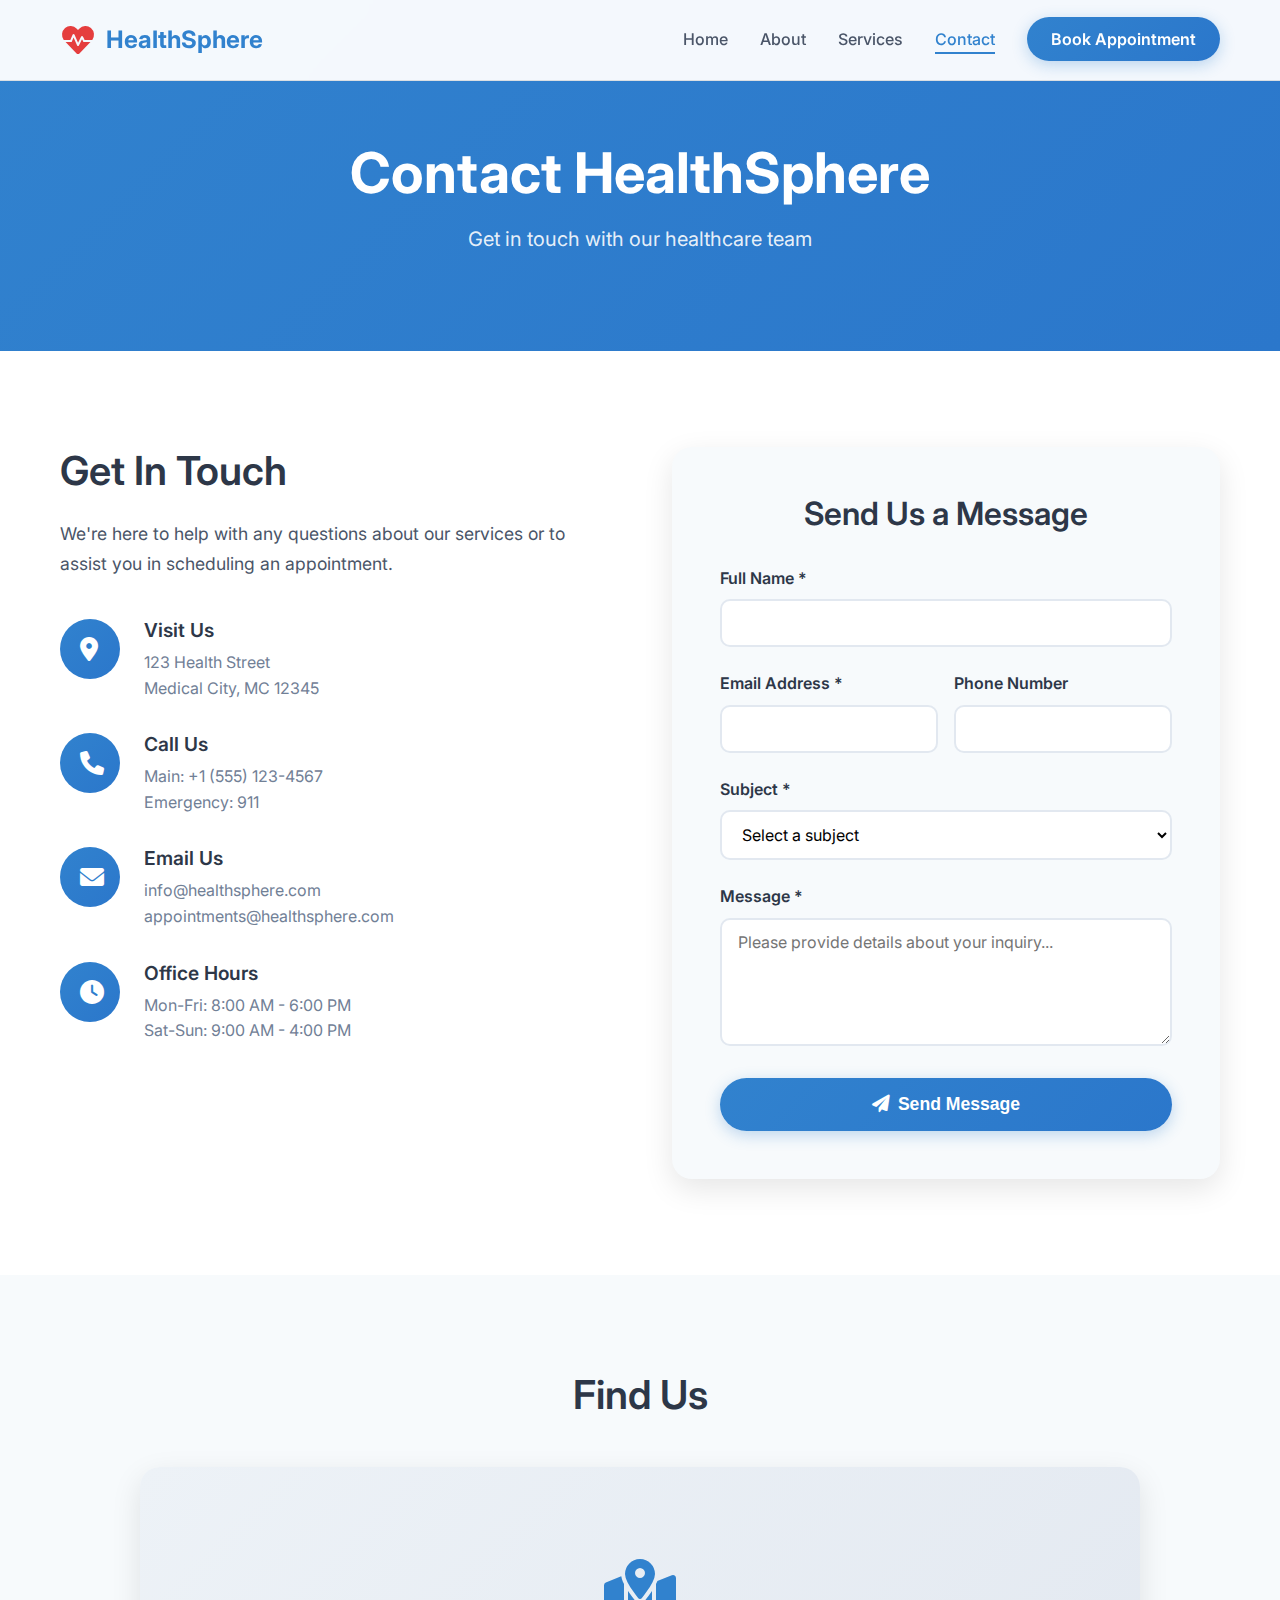
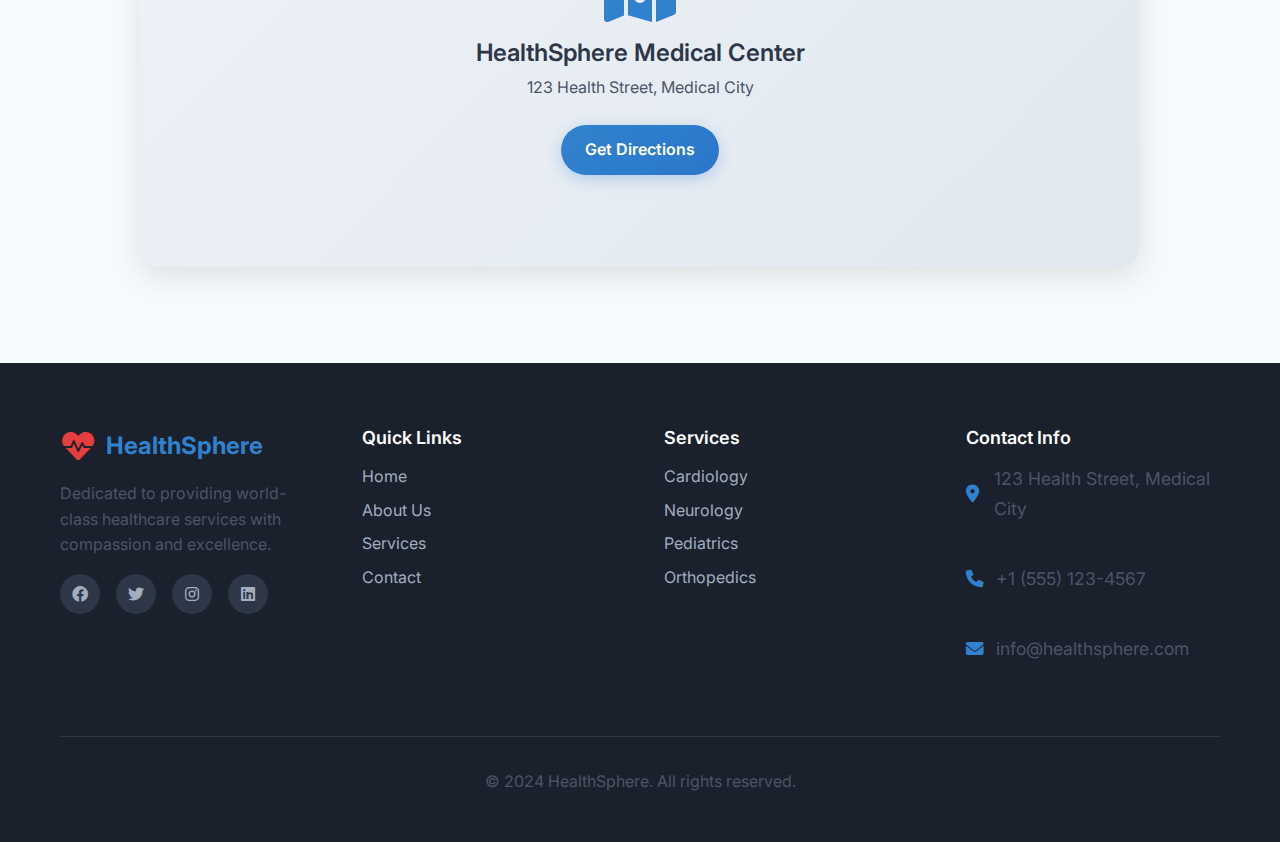
<file: contact.html>
<!DOCTYPE html>
<html lang="en">
<head>
    <meta charset="UTF-8">
    <meta name="viewport" content="width=device-width, initial-scale=1.0">
    <title>Contact Us - HealthSphere</title>
    <link rel="stylesheet" href="styles/main.css">
    <link rel="stylesheet" href="styles/contact.css">
    <link href="https://fonts.googleapis.com/css2?family=Inter:wght@300;400;500;600;700&display=swap" rel="stylesheet">
    <link rel="stylesheet" href="https://cdnjs.cloudflare.com/ajax/libs/font-awesome/6.0.0/css/all.min.css">
</head>
<body>
    <!-- Navigation -->
    <nav class="navbar" id="navbar">
        <div class="nav-container">
            <div class="nav-logo">
                <i class="fas fa-heartbeat"></i>
                <span>HealthSphere</span>
            </div>
            <ul class="nav-menu" id="nav-menu">
                <li class="nav-item">
                    <a href="index.html" class="nav-link">Home</a>
                </li>
                <li class="nav-item">
                    <a href="about.html" class="nav-link">About</a>
                </li>
                <li class="nav-item">
                    <a href="services.html" class="nav-link">Services</a>
                </li>
                <li class="nav-item">
                    <a href="contact.html" class="nav-link active">Contact</a>
                </li>
                <li class="nav-item">
                    <a href="appointment.html" class="nav-link appointment-btn">Book Appointment</a>
                </li>
            </ul>
            <div class="hamburger" id="hamburger">
                <span class="bar"></span>
                <span class="bar"></span>
                <span class="bar"></span>
            </div>
        </div>
    </nav>

    <!-- Page Header -->
    <section class="page-header">
        <div class="container">
            <div class="header-content">
                <h1>Contact HealthSphere</h1>
                <p>Get in touch with our healthcare team</p>
            </div>
        </div>
    </section>

    <!-- Contact Section -->
    <section class="contact-section">
        <div class="container">
            <div class="contact-grid">
                <div class="contact-info">
                    <h2>Get In Touch</h2>
                    <p>We're here to help with any questions about our services or to assist you in scheduling an appointment.</p>
                    
                    <div class="contact-item">
                        <div class="contact-icon">
                            <i class="fas fa-map-marker-alt"></i>
                        </div>
                        <div class="contact-details">
                            <h3>Visit Us</h3>
                            <p>123 Health Street<br>Medical City, MC 12345</p>
                        </div>
                    </div>

                    <div class="contact-item">
                        <div class="contact-icon">
                            <i class="fas fa-phone"></i>
                        </div>
                        <div class="contact-details">
                            <h3>Call Us</h3>
                            <p>Main: +1 (555) 123-4567<br>Emergency: 911</p>
                        </div>
                    </div>

                    <div class="contact-item">
                        <div class="contact-icon">
                            <i class="fas fa-envelope"></i>
                        </div>
                        <div class="contact-details">
                            <h3>Email Us</h3>
                            <p>info@healthsphere.com<br>appointments@healthsphere.com</p>
                        </div>
                    </div>

                    <div class="contact-item">
                        <div class="contact-icon">
                            <i class="fas fa-clock"></i>
                        </div>
                        <div class="contact-details">
                            <h3>Office Hours</h3>
                            <p>Mon-Fri: 8:00 AM - 6:00 PM<br>Sat-Sun: 9:00 AM - 4:00 PM</p>
                        </div>
                    </div>
                </div>

                <div class="contact-form">
                    <form id="contactForm">
                        <h2>Send Us a Message</h2>
                        <div class="form-group">
                            <label for="name">Full Name *</label>
                            <input type="text" id="name" name="name" required>
                        </div>

                        <div class="form-row">
                            <div class="form-group">
                                <label for="email">Email Address *</label>
                                <input type="email" id="email" name="email" required>
                            </div>
                            <div class="form-group">
                                <label for="phone">Phone Number</label>
                                <input type="tel" id="phone" name="phone">
                            </div>
                        </div>

                        <div class="form-group">
                            <label for="subject">Subject *</label>
                            <select id="subject" name="subject" required>
                                <option value="">Select a subject</option>
                                <option value="appointment">Appointment Inquiry</option>
                                <option value="services">Services Information</option>
                                <option value="billing">Billing Question</option>
                                <option value="feedback">Feedback</option>
                                <option value="other">Other</option>
                            </select>
                        </div>

                        <div class="form-group">
                            <label for="message">Message *</label>
                            <textarea id="message" name="message" rows="5" required placeholder="Please provide details about your inquiry..."></textarea>
                        </div>

                        <button type="submit" class="submit-btn">
                            <i class="fas fa-paper-plane"></i>
                            Send Message
                        </button>
                    </form>
                </div>
            </div>
        </div>
    </section>

    <!-- Map Section -->
    <section class="map-section">
        <div class="container">
            <h2>Find Us</h2>
            <div class="map-placeholder">
                <div class="map-content">
                    <i class="fas fa-map-marked-alt"></i>
                    <h3>HealthSphere Medical Center</h3>
                    <p>123 Health Street, Medical City</p>
                    <a href="#" class="directions-btn">Get Directions</a>
                </div>
            </div>
        </div>
    </section>

    <!-- Footer -->
    <footer class="footer">
        <div class="container">
            <div class="footer-content">
                <div class="footer-section">
                    <div class="footer-logo">
                        <i class="fas fa-heartbeat"></i>
                        <span>HealthSphere</span>
                    </div>
                    <p>Dedicated to providing world-class healthcare services with compassion and excellence.</p>
                    <div class="social-links">
                        <a href="#"><i class="fab fa-facebook"></i></a>
                        <a href="#"><i class="fab fa-twitter"></i></a>
                        <a href="#"><i class="fab fa-instagram"></i></a>
                        <a href="#"><i class="fab fa-linkedin"></i></a>
                    </div>
                </div>
                <div class="footer-section">
                    <h3>Quick Links</h3>
                    <ul>
                        <li><a href="index.html">Home</a></li>
                        <li><a href="about.html">About Us</a></li>
                        <li><a href="services.html">Services</a></li>
                        <li><a href="contact.html">Contact</a></li>
                    </ul>
                </div>
                <div class="footer-section">
                    <h3>Services</h3>
                    <ul>
                        <li><a href="services.html">Cardiology</a></li>
                        <li><a href="services.html">Neurology</a></li>
                        <li><a href="services.html">Pediatrics</a></li>
                        <li><a href="services.html">Orthopedics</a></li>
                    </ul>
                </div>
                <div class="footer-section">
                    <h3>Contact Info</h3>
                    <div class="contact-info">
                        <p><i class="fas fa-map-marker-alt"></i> 123 Health Street, Medical City</p>
                        <p><i class="fas fa-phone"></i> +1 (555) 123-4567</p>
                        <p><i class="fas fa-envelope"></i> info@healthsphere.com</p>
                    </div>
                </div>
            </div>
            <div class="footer-bottom">
                <p>&copy; 2024 HealthSphere. All rights reserved.</p>
            </div>
        </div>
    </footer>

    <script src="scripts/main.js"></script>
    <script src="scripts/contact.js"></script>
</body>
</html>
</file>
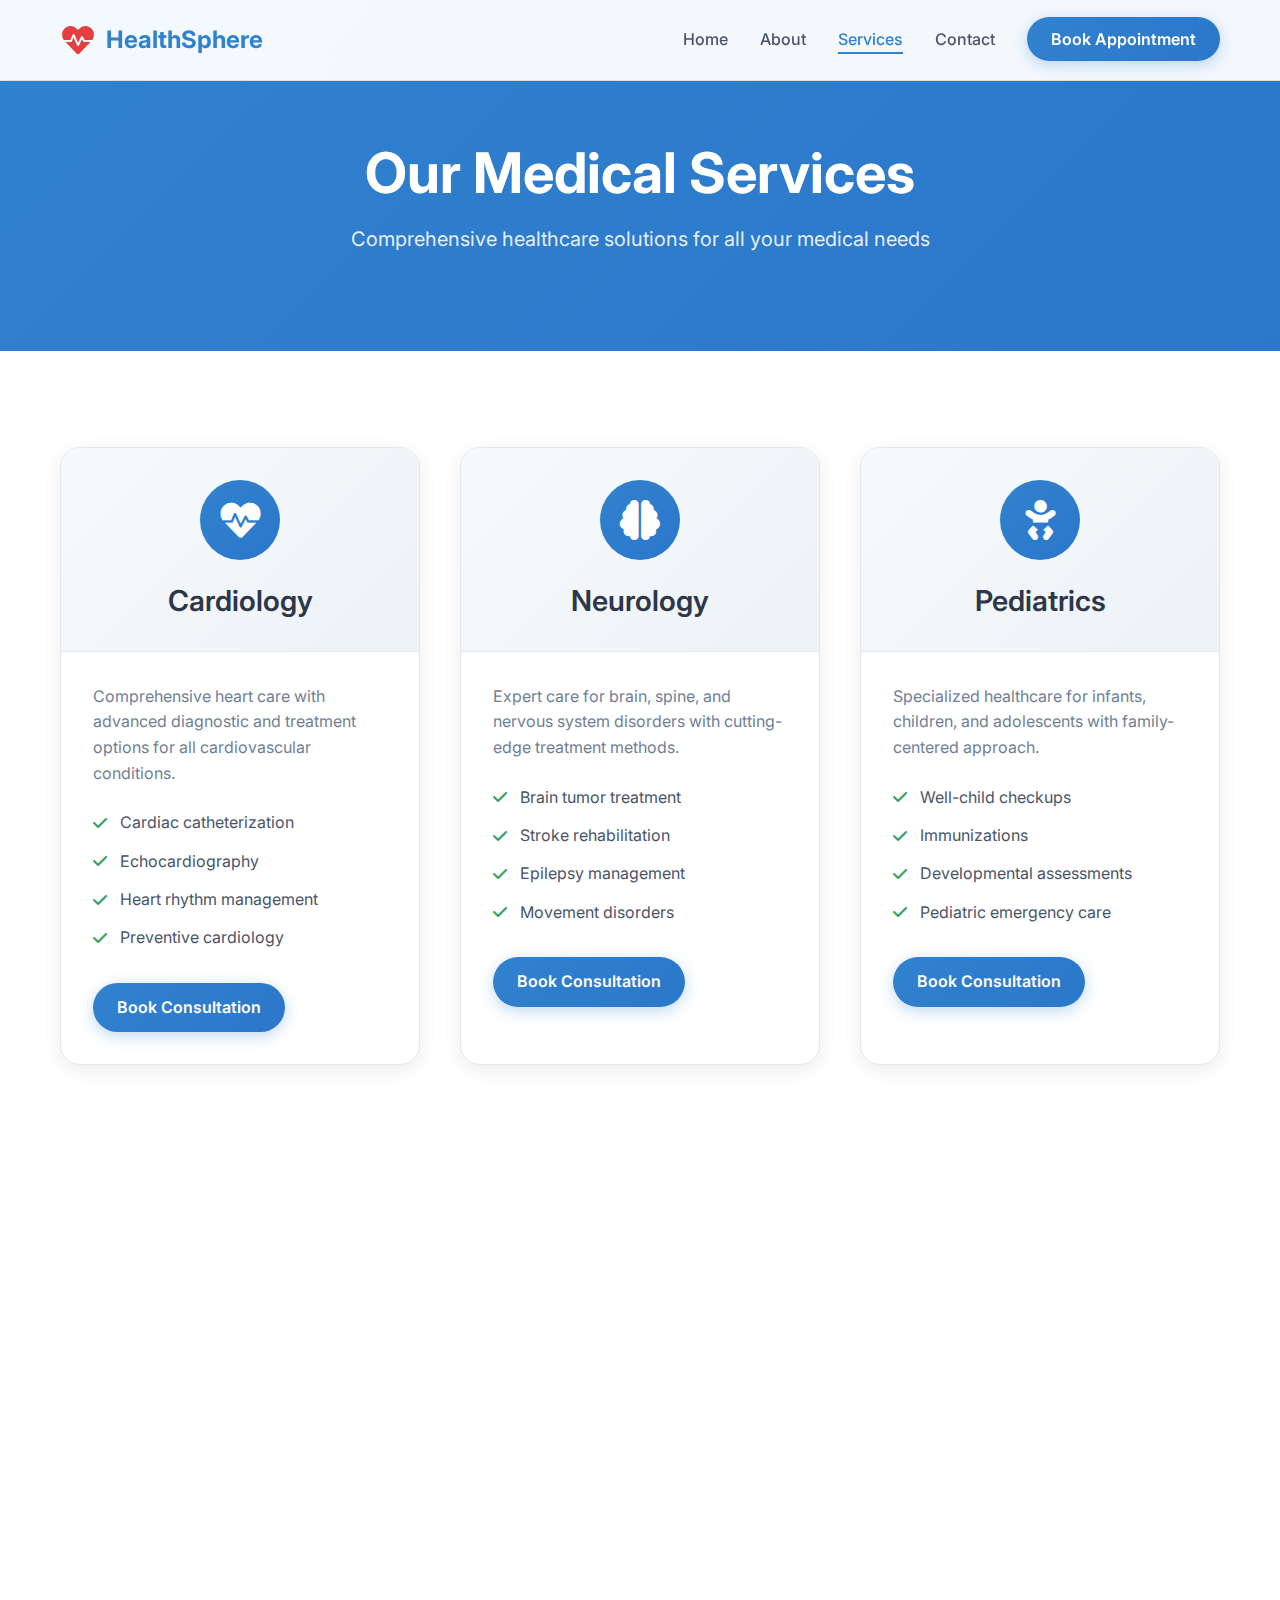
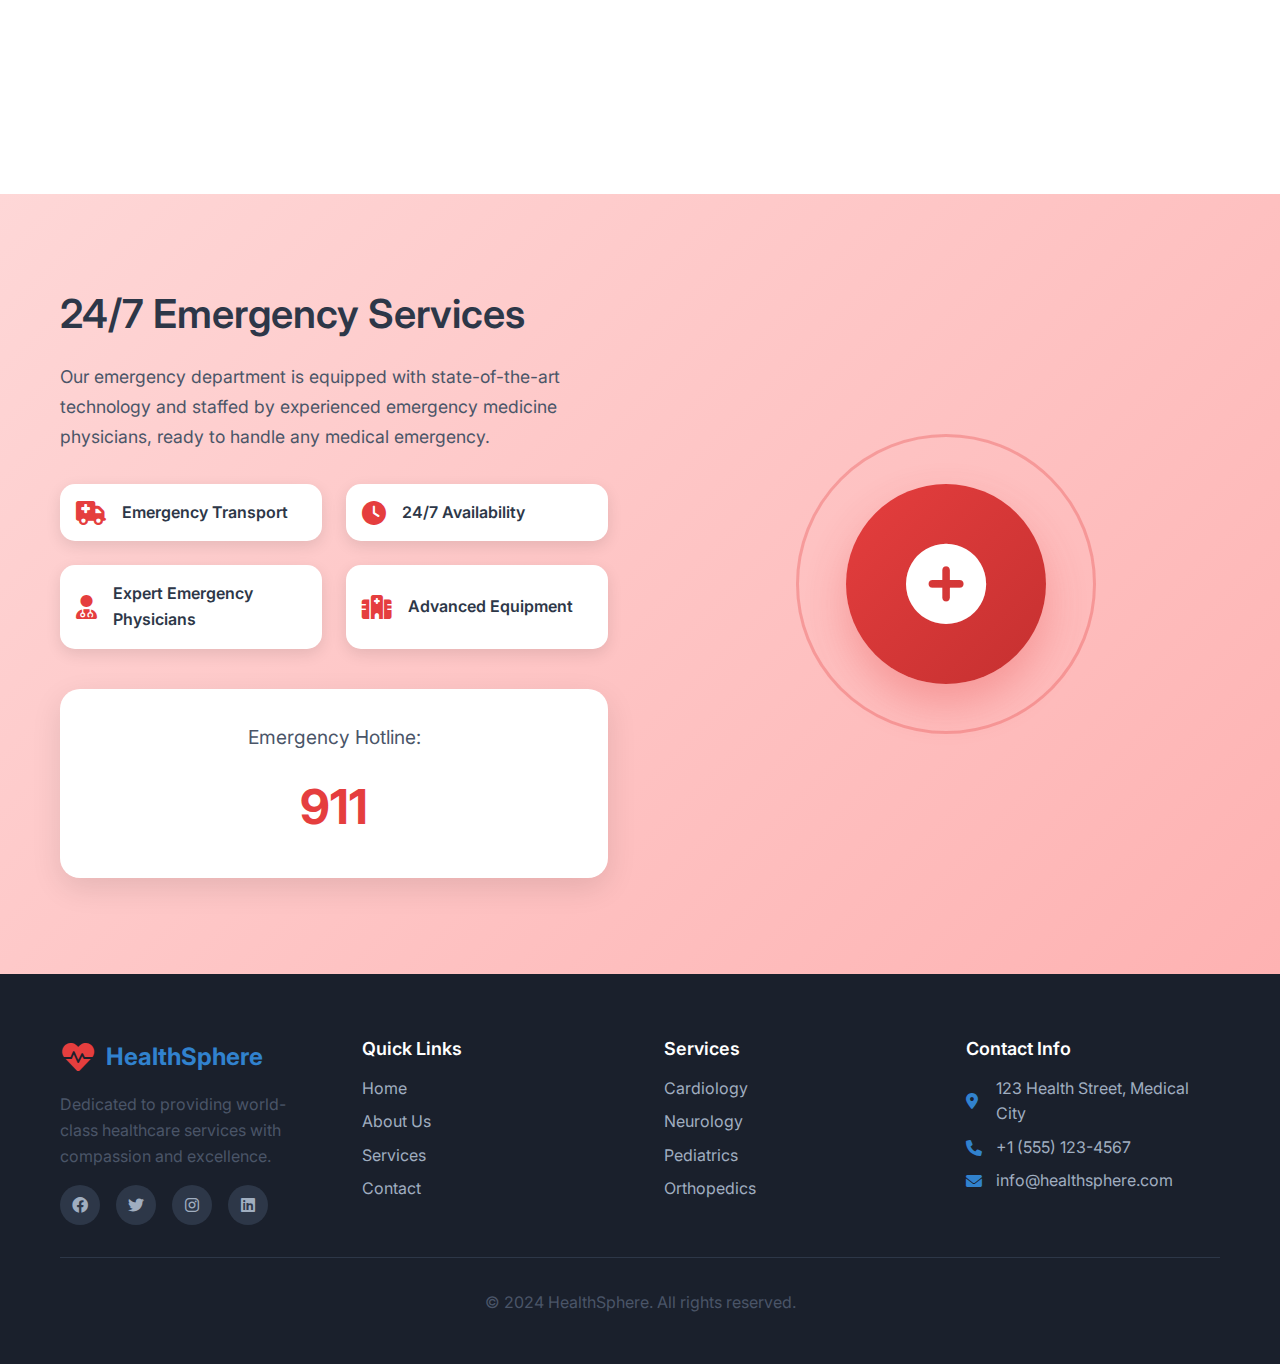
<file: services.html>
<!DOCTYPE html>
<html lang="en">
<head>
    <meta charset="UTF-8">
    <meta name="viewport" content="width=device-width, initial-scale=1.0">
    <title>Medical Services - HealthSphere</title>
    <link rel="stylesheet" href="styles/main.css">
    <link rel="stylesheet" href="styles/services.css">
    <link href="https://fonts.googleapis.com/css2?family=Inter:wght@300;400;500;600;700&display=swap" rel="stylesheet">
    <link rel="stylesheet" href="https://cdnjs.cloudflare.com/ajax/libs/font-awesome/6.0.0/css/all.min.css">
</head>
<body>
    <!-- Navigation -->
    <nav class="navbar" id="navbar">
        <div class="nav-container">
            <div class="nav-logo">
                <i class="fas fa-heartbeat"></i>
                <span>HealthSphere</span>
            </div>
            <ul class="nav-menu" id="nav-menu">
                <li class="nav-item">
                    <a href="index.html" class="nav-link">Home</a>
                </li>
                <li class="nav-item">
                    <a href="about.html" class="nav-link">About</a>
                </li>
                <li class="nav-item">
                    <a href="services.html" class="nav-link active">Services</a>
                </li>
                <li class="nav-item">
                    <a href="contact.html" class="nav-link">Contact</a>
                </li>
                <li class="nav-item">
                    <a href="appointment.html" class="nav-link appointment-btn">Book Appointment</a>
                </li>
            </ul>
            <div class="hamburger" id="hamburger">
                <span class="bar"></span>
                <span class="bar"></span>
                <span class="bar"></span>
            </div>
        </div>
    </nav>

    <!-- Page Header -->
    <section class="page-header">
        <div class="container">
            <div class="header-content">
                <h1>Our Medical Services</h1>
                <p>Comprehensive healthcare solutions for all your medical needs</p>
            </div>
        </div>
    </section>

    <!-- Services Section -->
    <section class="services-section">
        <div class="container">
            <div class="services-grid">
                <div class="service-card">
                    <div class="service-header">
                        <div class="service-icon">
                            <i class="fas fa-heartbeat"></i>
                        </div>
                        <h3>Cardiology</h3>
                    </div>
                    <div class="service-content">
                        <p>Comprehensive heart care with advanced diagnostic and treatment options for all cardiovascular conditions.</p>
                        <ul class="service-features">
                            <li><i class="fas fa-check"></i> Cardiac catheterization</li>
                            <li><i class="fas fa-check"></i> Echocardiography</li>
                            <li><i class="fas fa-check"></i> Heart rhythm management</li>
                            <li><i class="fas fa-check"></i> Preventive cardiology</li>
                        </ul>
                        <a href="appointment.html" class="service-btn">Book Consultation</a>
                    </div>
                </div>

                <div class="service-card">
                    <div class="service-header">
                        <div class="service-icon">
                            <i class="fas fa-brain"></i>
                        </div>
                        <h3>Neurology</h3>
                    </div>
                    <div class="service-content">
                        <p>Expert care for brain, spine, and nervous system disorders with cutting-edge treatment methods.</p>
                        <ul class="service-features">
                            <li><i class="fas fa-check"></i> Brain tumor treatment</li>
                            <li><i class="fas fa-check"></i> Stroke rehabilitation</li>
                            <li><i class="fas fa-check"></i> Epilepsy management</li>
                            <li><i class="fas fa-check"></i> Movement disorders</li>
                        </ul>
                        <a href="appointment.html" class="service-btn">Book Consultation</a>
                    </div>
                </div>

                <div class="service-card">
                    <div class="service-header">
                        <div class="service-icon">
                            <i class="fas fa-baby"></i>
                        </div>
                        <h3>Pediatrics</h3>
                    </div>
                    <div class="service-content">
                        <p>Specialized healthcare for infants, children, and adolescents with family-centered approach.</p>
                        <ul class="service-features">
                            <li><i class="fas fa-check"></i> Well-child checkups</li>
                            <li><i class="fas fa-check"></i> Immunizations</li>
                            <li><i class="fas fa-check"></i> Developmental assessments</li>
                            <li><i class="fas fa-check"></i> Pediatric emergency care</li>
                        </ul>
                        <a href="appointment.html" class="service-btn">Book Consultation</a>
                    </div>
                </div>

                <div class="service-card">
                    <div class="service-header">
                        <div class="service-icon">
                            <i class="fas fa-bone"></i>
                        </div>
                        <h3>Orthopedics</h3>
                    </div>
                    <div class="service-content">
                        <p>Complete bone, joint, and muscle care with minimally invasive surgical options.</p>
                        <ul class="service-features">
                            <li><i class="fas fa-check"></i> Joint replacement</li>
                            <li><i class="fas fa-check"></i> Sports medicine</li>
                            <li><i class="fas fa-check"></i> Arthroscopic surgery</li>
                            <li><i class="fas fa-check"></i> Physical therapy</li>
                        </ul>
                        <a href="appointment.html" class="service-btn">Book Consultation</a>
                    </div>
                </div>

                <div class="service-card">
                    <div class="service-header">
                        <div class="service-icon">
                            <i class="fas fa-eye"></i>
                        </div>
                        <h3>Ophthalmology</h3>
                    </div>
                    <div class="service-content">
                        <p>Complete eye care services from routine exams to advanced surgical procedures.</p>
                        <ul class="service-features">
                            <li><i class="fas fa-check"></i> Cataract surgery</li>
                            <li><i class="fas fa-check"></i> Retinal treatments</li>
                            <li><i class="fas fa-check"></i> LASIK surgery</li>
                            <li><i class="fas fa-check"></i> Glaucoma management</li>
                        </ul>
                        <a href="appointment.html" class="service-btn">Book Consultation</a>
                    </div>
                </div>

                <div class="service-card">
                    <div class="service-header">
                        <div class="service-icon">
                            <i class="fas fa-lungs"></i>
                        </div>
                        <h3>Pulmonology</h3>
                    </div>
                    <div class="service-content">
                        <p>Respiratory care for lung and breathing disorders with advanced diagnostic capabilities.</p>
                        <ul class="service-features">
                            <li><i class="fas fa-check"></i> Asthma treatment</li>
                            <li><i class="fas fa-check"></i> Sleep studies</li>
                            <li><i class="fas fa-check"></i> Bronchoscopy</li>
                            <li><i class="fas fa-check"></i> COPD management</li>
                        </ul>
                        <a href="appointment.html" class="service-btn">Book Consultation</a>
                    </div>
                </div>
            </div>
        </div>
    </section>

    <!-- Emergency Services -->
    <section class="emergency-section">
        <div class="container">
            <div class="emergency-content">
                <div class="emergency-info">
                    <h2>24/7 Emergency Services</h2>
                    <p>Our emergency department is equipped with state-of-the-art technology and staffed by experienced emergency medicine physicians, ready to handle any medical emergency.</p>
                    <div class="emergency-features">
                        <div class="feature">
                            <i class="fas fa-ambulance"></i>
                            <span>Emergency Transport</span>
                        </div>
                        <div class="feature">
                            <i class="fas fa-clock"></i>
                            <span>24/7 Availability</span>
                        </div>
                        <div class="feature">
                            <i class="fas fa-user-md"></i>
                            <span>Expert Emergency Physicians</span>
                        </div>
                        <div class="feature">
                            <i class="fas fa-hospital"></i>
                            <span>Advanced Equipment</span>
                        </div>
                    </div>
                    <div class="emergency-contact">
                        <p>Emergency Hotline:</p>
                        <a href="tel:911" class="emergency-number">911</a>
                    </div>
                </div>
                <div class="emergency-image">
                    <div class="emergency-illustration">
                        <i class="fas fa-plus-circle"></i>
                        <div class="pulse-ring emergency-pulse"></div>
                    </div>
                </div>
            </div>
        </div>
    </section>

    <!-- Footer -->
    <footer class="footer">
        <div class="container">
            <div class="footer-content">
                <div class="footer-section">
                    <div class="footer-logo">
                        <i class="fas fa-heartbeat"></i>
                        <span>HealthSphere</span>
                    </div>
                    <p>Dedicated to providing world-class healthcare services with compassion and excellence.</p>
                    <div class="social-links">
                        <a href="#"><i class="fab fa-facebook"></i></a>
                        <a href="#"><i class="fab fa-twitter"></i></a>
                        <a href="#"><i class="fab fa-instagram"></i></a>
                        <a href="#"><i class="fab fa-linkedin"></i></a>
                    </div>
                </div>
                <div class="footer-section">
                    <h3>Quick Links</h3>
                    <ul>
                        <li><a href="index.html">Home</a></li>
                        <li><a href="about.html">About Us</a></li>
                        <li><a href="services.html">Services</a></li>
                        <li><a href="contact.html">Contact</a></li>
                    </ul>
                </div>
                <div class="footer-section">
                    <h3>Services</h3>
                    <ul>
                        <li><a href="services.html">Cardiology</a></li>
                        <li><a href="services.html">Neurology</a></li>
                        <li><a href="services.html">Pediatrics</a></li>
                        <li><a href="services.html">Orthopedics</a></li>
                    </ul>
                </div>
                <div class="footer-section">
                    <h3>Contact Info</h3>
                    <div class="contact-info">
                        <p><i class="fas fa-map-marker-alt"></i> 123 Health Street, Medical City</p>
                        <p><i class="fas fa-phone"></i> +1 (555) 123-4567</p>
                        <p><i class="fas fa-envelope"></i> info@healthsphere.com</p>
                    </div>
                </div>
            </div>
            <div class="footer-bottom">
                <p>&copy; 2024 HealthSphere. All rights reserved.</p>
            </div>
        </div>
    </footer>

    <script src="scripts/main.js"></script>
</body>
</html>
</file>
<file: styles/home.css>
/* Hero Section */
.hero {
    min-height: 100vh;
    background: linear-gradient(135deg, rgba(49, 130, 206, 0.05), rgba(229, 62, 62, 0.05));
    display: flex;
    align-items: center;
    padding: 120px 0 80px;
    position: relative;
    overflow: hidden;
}

.hero::before {
    content: '';
    position: absolute;
    top: 0;
    left: 0;
    right: 0;
    bottom: 0;
    background-image: 
        radial-gradient(circle at 25% 25%, rgba(49, 130, 206, 0.1) 0%, transparent 50%),
        radial-gradient(circle at 75% 75%, rgba(229, 62, 62, 0.1) 0%, transparent 50%);
    pointer-events: none;
}

.hero-container {
    max-width: 1200px;
    margin: 0 auto;
    padding: 0 20px;
    display: grid;
    grid-template-columns: 1fr 1fr;
    gap: 4rem;
    align-items: center;
}

.hero-content {
    animation: fadeInLeft 1s ease-out;
}

.hero-title {
    font-size: 3.5rem;
    font-weight: 700;
    line-height: 1.1;
    margin-bottom: 1.5rem;
    color: #1a202c;
}

.hero-description {
    font-size: 1.2rem;
    color: #4a5568;
    margin-bottom: 2.5rem;
    line-height: 1.6;
}

.hero-buttons {
    display: flex;
    gap: 1.5rem;
    flex-wrap: wrap;
}

.hero-image {
    position: relative;
    height: 500px;
    animation: fadeInRight 1s ease-out;
}

.hero-illustration {
    position: absolute;
    top: 50%;
    left: 50%;
    transform: translate(-50%, -50%);
    width: 200px;
    height: 200px;
    background: linear-gradient(135deg, #3182ce, #2b77cb);
    border-radius: 50%;
    display: flex;
    align-items: center;
    justify-content: center;
    box-shadow: 0 20px 40px rgba(49, 130, 206, 0.3);
}

.medical-cross {
    width: 80px;
    height: 80px;
    position: relative;
    background: white;
    border-radius: 10px;
}

.medical-cross::before,
.medical-cross::after {
    content: '';
    position: absolute;
    background: #3182ce;
    border-radius: 3px;
}

.medical-cross::before {
    width: 60px;
    height: 15px;
    top: 50%;
    left: 50%;
    transform: translate(-50%, -50%);
}

.medical-cross::after {
    width: 15px;
    height: 60px;
    top: 50%;
    left: 50%;
    transform: translate(-50%, -50%);
}

.pulse-ring {
    position: absolute;
    top: 50%;
    left: 50%;
    transform: translate(-50%, -50%);
    width: 300px;
    height: 300px;
    border: 3px solid rgba(49, 130, 206, 0.3);
    border-radius: 50%;
    animation: pulse 2s infinite;
}

.floating-card {
    position: absolute;
    background: white;
    padding: 1rem;
    border-radius: 15px;
    box-shadow: 0 10px 30px rgba(0, 0, 0, 0.1);
    display: flex;
    align-items: center;
    gap: 0.8rem;
    font-weight: 600;
    color: #2d3748;
    animation: float 3s ease-in-out infinite;
}

.floating-card i {
    font-size: 1.5rem;
    color: #3182ce;
}

.card-1 {
    top: 10%;
    left: 10%;
    animation-delay: 0s;
}

.card-2 {
    top: 20%;
    right: 10%;
    animation-delay: 1s;
}

.card-3 {
    bottom: 20%;
    left: 20%;
    animation-delay: 2s;
}

/* Stats Section */
.stats-section {
    padding: 5rem 0;
    background: linear-gradient(135deg, #3182ce, #2b77cb);
    color: white;
}

.stats-grid {
    display: grid;
    grid-template-columns: repeat(auto-fit, minmax(200px, 1fr));
    gap: 3rem;
    text-align: center;
}

.stat-item {
    animation: fadeInUp 1s ease-out;
}

.stat-number {
    font-size: 3rem;
    font-weight: 700;
    margin-bottom: 0.5rem;
}

.stat-label {
    font-size: 1.1rem;
    opacity: 0.9;
}

/* Services Preview */
.services-preview {
    padding: 6rem 0;
    background: #f7fafc;
}

.services-grid {
    display: grid;
    grid-template-columns: repeat(auto-fit, minmax(280px, 1fr));
    gap: 2rem;
}

.service-card {
    background: white;
    padding: 2.5rem;
    border-radius: 20px;
    box-shadow: 0 5px 20px rgba(0, 0, 0, 0.08);
    transition: all 0.3s ease;
    animation: fadeInUp 0.8s ease-out;
}

.service-card:hover {
    transform: translateY(-10px);
    box-shadow: 0 15px 40px rgba(0, 0, 0, 0.15);
}

.service-icon {
    width: 70px;
    height: 70px;
    background: linear-gradient(135deg, #3182ce, #2b77cb);
    border-radius: 50%;
    display: flex;
    align-items: center;
    justify-content: center;
    margin-bottom: 1.5rem;
}

.service-icon i {
    font-size: 2rem;
    color: white;
}

.service-card h3 {
    color: #2d3748;
    margin-bottom: 1rem;
    font-size: 1.5rem;
}

.service-card p {
    color: #718096;
    margin-bottom: 1.5rem;
    line-height: 1.6;
}

.service-link {
    color: #3182ce;
    font-weight: 600;
    display: inline-flex;
    align-items: center;
    gap: 0.5rem;
    transition: all 0.3s ease;
}

.service-link:hover {
    gap: 1rem;
}

.service-link i {
    transition: transform 0.3s ease;
}

.service-link:hover i {
    transform: translateX(5px);
}

/* Testimonials */
.testimonials {
    padding: 6rem 0;
    background: white;
}

.testimonials-slider {
    position: relative;
    max-width: 800px;
    margin: 0 auto 3rem;
}

.testimonial-card {
    display: none;
    animation: fadeInUp 0.8s ease-out;
}

.testimonial-card.active {
    display: block;
}

.testimonial-content {
    background: #f7fafc;
    padding: 3rem;
    border-radius: 20px;
    text-align: center;
    position: relative;
}

.testimonial-content::before {
    content: '"';
    position: absolute;
    top: -20px;
    left: 50%;
    transform: translateX(-50%);
    font-size: 4rem;
    color: #3182ce;
    font-family: serif;
}

.stars {
    display: flex;
    justify-content: center;
    gap: 0.5rem;
    margin-bottom: 1.5rem;
}

.stars i {
    color: #fbbf24;
    font-size: 1.2rem;
}

.testimonial-content p {
    font-size: 1.1rem;
    color: #4a5568;
    line-height: 1.6;
    margin-bottom: 2rem;
    font-style: italic;
}

.testimonial-author {
    display: flex;
    align-items: center;
    justify-content: center;
    gap: 1rem;
}

.author-avatar {
    width: 50px;
    height: 50px;
    background: linear-gradient(135deg, #3182ce, #2b77cb);
    border-radius: 50%;
    display: flex;
    align-items: center;
    justify-content: center;
    color: white;
    font-weight: 700;
    font-size: 1.2rem;
}

.author-info h4 {
    color: #2d3748;
    margin-bottom: 0.2rem;
}

.author-info span {
    color: #718096;
    font-size: 0.9rem;
}

.testimonial-dots {
    display: flex;
    justify-content: center;
    gap: 1rem;
}

.dot {
    width: 12px;
    height: 12px;
    border-radius: 50%;
    background: #cbd5e0;
    cursor: pointer;
    transition: all 0.3s ease;
}

.dot.active {
    background: #3182ce;
    transform: scale(1.2);
}

/* CTA Section */
.cta-section {
    padding: 6rem 0;
    background: linear-gradient(135deg, #2d3748, #1a202c);
    color: white;
    text-align: center;
}

.cta-content h2 {
    font-size: 2.5rem;
    margin-bottom: 1rem;
}

.cta-content p {
    font-size: 1.2rem;
    color: rgba(255, 255, 255, 0.9);
    margin-bottom: 2.5rem;
}

/* Responsive Design */
@media (max-width: 768px) {
    .hero-container {
        grid-template-columns: 1fr;
        gap: 3rem;
        text-align: center;
    }

    .hero-title {
        font-size: 2.5rem;
    }

    .hero-buttons {
        justify-content: center;
    }

    .hero-image {
        height: 400px;
        order: -1;
    }

    .floating-card {
        font-size: 0.8rem;
        padding: 0.8rem;
    }

    .stats-grid {
        grid-template-columns: repeat(2, 1fr);
        gap: 2rem;
    }

    .stat-number {
        font-size: 2.5rem;
    }

    .services-grid {
        grid-template-columns: 1fr;
    }

    .testimonial-content {
        padding: 2rem;
    }

    .cta-content h2 {
        font-size: 2rem;
    }
}

@media (max-width: 480px) {
    .hero-title {
        font-size: 2rem;
    }

    .hero-description {
        font-size: 1rem;
    }

    .hero-buttons {
        flex-direction: column;
        align-items: center;
    }

    .stats-grid {
        grid-template-columns: 1fr;
    }

    .floating-card {
        position: static;
        margin-bottom: 1rem;
        display: inline-flex;
    }

    .hero-image {
        height: 300px;
    }

    .hero-illustration {
        width: 150px;
        height: 150px;
    }

    .medical-cross {
        width: 60px;
        height: 60px;
    }

    .pulse-ring {
        width: 200px;
        height: 200px;
    }
}
</file>
<file: styles/about.css>
/* About Content */
.about-content {
    padding: 6rem 0;
    background: white;
}

.about-grid {
    display: grid;
    grid-template-columns: 1fr 1fr;
    gap: 4rem;
    align-items: center;
}

.about-text h2 {
    color: #2d3748;
    margin-bottom: 1.5rem;
    font-size: 2.5rem;
}

.about-text p {
    font-size: 1.1rem;
    line-height: 1.7;
    color: #4a5568;
    margin-bottom: 1.5rem;
}

.mission-points {
    margin-top: 2rem;
}

.point {
    display: flex;
    align-items: center;
    gap: 1rem;
    margin-bottom: 1rem;
    animation: fadeInLeft 0.8s ease-out;
}

.point i {
    color: #38a169;
    font-size: 1.2rem;
}

.point span {
    font-weight: 500;
    color: #2d3748;
}

.about-image {
    position: relative;
    height: 400px;
    display: flex;
    align-items: center;
    justify-content: center;
}

.image-placeholder {
    width: 100%;
    height: 100%;
    background: linear-gradient(135deg, #f7fafc, #edf2f7);
    border-radius: 20px;
    display: flex;
    flex-direction: column;
    align-items: center;
    justify-content: center;
    box-shadow: 0 10px 30px rgba(0, 0, 0, 0.1);
    animation: fadeInRight 0.8s ease-out;
}

.image-placeholder i {
    font-size: 4rem;
    color: #3182ce;
    margin-bottom: 1rem;
}

.image-placeholder p {
    font-size: 1.2rem;
    font-weight: 600;
    color: #2d3748;
}

/* Values Section */
.values-section {
    padding: 6rem 0;
    background: #f7fafc;
}

.values-grid {
    display: grid;
    grid-template-columns: repeat(auto-fit, minmax(280px, 1fr));
    gap: 2rem;
}

.value-card {
    background: white;
    padding: 2.5rem;
    border-radius: 20px;
    text-align: center;
    box-shadow: 0 5px 20px rgba(0, 0, 0, 0.08);
    transition: all 0.3s ease;
    animation: fadeInUp 0.8s ease-out;
}

.value-card:hover {
    transform: translateY(-10px);
    box-shadow: 0 15px 40px rgba(0, 0, 0, 0.15);
}

.value-icon {
    width: 80px;
    height: 80px;
    background: linear-gradient(135deg, #3182ce, #2b77cb);
    border-radius: 50%;
    display: flex;
    align-items: center;
    justify-content: center;
    margin: 0 auto 1.5rem;
}

.value-icon i {
    font-size: 2.5rem;
    color: white;
}

.value-card h3 {
    color: #2d3748;
    margin-bottom: 1rem;
    font-size: 1.5rem;
}

.value-card p {
    color: #718096;
    line-height: 1.6;
}

/* Team Section */
.team-section {
    padding: 6rem 0;
    background: white;
}

.team-grid {
    display: grid;
    grid-template-columns: repeat(auto-fit, minmax(300px, 1fr));
    gap: 3rem;
}

.team-card {
    background: white;
    border-radius: 20px;
    overflow: hidden;
    box-shadow: 0 5px 20px rgba(0, 0, 0, 0.08);
    transition: all 0.3s ease;
    animation: fadeInUp 0.8s ease-out;
}

.team-card:hover {
    transform: translateY(-10px);
    box-shadow: 0 15px 40px rgba(0, 0, 0, 0.15);
}

.team-avatar {
    width: 120px;
    height: 120px;
    background: linear-gradient(135deg, #3182ce, #2b77cb);
    border-radius: 50%;
    display: flex;
    align-items: center;
    justify-content: center;
    margin: 2rem auto 1.5rem;
    color: white;
    font-size: 3rem;
}

.team-info {
    padding: 0 2rem 2rem;
    text-align: center;
}

.team-info h3 {
    color: #2d3748;
    margin-bottom: 0.5rem;
    font-size: 1.5rem;
}

.team-role {
    color: #3182ce;
    font-weight: 600;
    margin-bottom: 1rem;
}

.team-bio {
    color: #718096;
    line-height: 1.6;
    margin-bottom: 1.5rem;
}

.team-social {
    display: flex;
    justify-content: center;
    gap: 1rem;
}

.team-social a {
    display: flex;
    align-items: center;
    justify-content: center;
    width: 40px;
    height: 40px;
    background: #f7fafc;
    border-radius: 50%;
    color: #718096;
    transition: all 0.3s ease;
}

.team-social a:hover {
    background: #3182ce;
    color: white;
    transform: translateY(-2px);
}

/* Responsive Design */
@media (max-width: 768px) {
    .about-grid {
        grid-template-columns: 1fr;
        gap: 3rem;
    }

    .about-text h2 {
        font-size: 2rem;
    }

    .about-image {
        height: 300px;
    }

    .values-grid {
        grid-template-columns: 1fr;
    }

    .team-grid {
        grid-template-columns: 1fr;
    }

    .value-card,
    .team-card {
        padding: 2rem;
    }

    .value-icon {
        width: 70px;
        height: 70px;
        margin-bottom: 1rem;
    }

    .value-icon i {
        font-size: 2rem;
    }

    .team-avatar {
        width: 100px;
        height: 100px;
        font-size: 2.5rem;
        margin: 1.5rem auto 1rem;
    }
}

@media (max-width: 480px) {
    .about-text h2 {
        font-size: 1.8rem;
    }

    .about-text p {
        font-size: 1rem;
    }

    .about-image {
        height: 250px;
    }

    .image-placeholder i {
        font-size: 3rem;
    }

    .image-placeholder p {
        font-size: 1rem;
    }

    .value-card,
    .team-card {
        padding: 1.5rem;
    }

    .team-info {
        padding: 0 1.5rem 1.5rem;
    }
}
</file>
<file: styles/appointment.css>
/* Appointment Section */
.appointment-section {
    padding: 6rem 0;
    background: white;
}

.appointment-grid {
    display: grid;
    grid-template-columns: 1fr 1.5fr;
    gap: 4rem;
}

/* Appointment Info */
.appointment-info h2 {
    color: #2d3748;
    font-size: 2.5rem;
    margin-bottom: 2rem;
}

.info-items {
    display: flex;
    flex-direction: column;
    gap: 1.5rem;
}

.info-item {
    display: flex;
    gap: 1rem;
    animation: fadeInLeft 0.8s ease-out;
}

.info-icon {
    width: 60px;
    height: 60px;
    background: linear-gradient(135deg, #3182ce, #2b77cb);
    border-radius: 50%;
    display: flex;
    align-items: center;
    justify-content: center;
    flex-shrink: 0;
}

.info-icon i {
    font-size: 1.5rem;
    color: white;
}

.info-content h3 {
    color: #2d3748;
    font-size: 1.2rem;
    margin-bottom: 0.5rem;
}

.info-content p {
    color: #718096;
    line-height: 1.6;
    margin: 0;
}

/* Appointment Form */
.appointment-form {
    background: #f7fafc;
    border-radius: 20px;
    box-shadow: 0 10px 30px rgba(0, 0, 0, 0.1);
    overflow: hidden;
    animation: fadeInRight 0.8s ease-out;
}

.form-header {
    background: linear-gradient(135deg, #3182ce, #2b77cb);
    color: white;
    padding: 2.5rem;
    text-align: center;
}

.form-header h2 {
    font-size: 2rem;
    margin-bottom: 0.5rem;
}

.form-header p {
    color: rgba(255, 255, 255, 0.9);
    margin: 0;
}

.form-section {
    padding: 2rem;
    border-bottom: 1px solid #e2e8f0;
}

.form-section:last-child {
    border-bottom: none;
}

.form-section h3 {
    color: #2d3748;
    font-size: 1.3rem;
    margin-bottom: 1.5rem;
    display: flex;
    align-items: center;
    gap: 0.5rem;
}

.form-section h3 i {
    color: #3182ce;
}

.form-group {
    margin-bottom: 1.5rem;
}

.form-row {
    display: grid;
    grid-template-columns: 1fr 1fr;
    gap: 1rem;
}

.form-group label {
    display: block;
    color: #2d3748;
    font-weight: 600;
    margin-bottom: 0.5rem;
}

.form-group input,
.form-group select,
.form-group textarea {
    width: 100%;
    padding: 12px 16px;
    border: 2px solid #e2e8f0;
    border-radius: 10px;
    font-size: 1rem;
    font-family: inherit;
    transition: all 0.3s ease;
    background: white;
}

.form-group input:focus,
.form-group select:focus,
.form-group textarea:focus {
    outline: none;
    border-color: #3182ce;
    box-shadow: 0 0 0 3px rgba(49, 130, 206, 0.1);
}

.form-group textarea {
    resize: vertical;
    min-height: 100px;
}

/* Radio Group */
.radio-group {
    display: flex;
    gap: 2rem;
    margin-top: 0.5rem;
}

.radio-label {
    display: flex;
    align-items: center;
    gap: 0.5rem;
    cursor: pointer;
    font-weight: 500;
    color: #4a5568;
}

.radio-label input[type="radio"] {
    display: none;
}

.radio-custom {
    width: 20px;
    height: 20px;
    border: 2px solid #e2e8f0;
    border-radius: 50%;
    position: relative;
    transition: all 0.3s ease;
}

.radio-label input[type="radio"]:checked + .radio-custom {
    border-color: #3182ce;
    background: #3182ce;
}

.radio-label input[type="radio"]:checked + .radio-custom::after {
    content: '';
    position: absolute;
    top: 50%;
    left: 50%;
    transform: translate(-50%, -50%);
    width: 8px;
    height: 8px;
    background: white;
    border-radius: 50%;
}

/* Checkbox Group */
.checkbox-group {
    margin-bottom: 2rem;
}

.checkbox-label {
    display: flex;
    align-items: flex-start;
    gap: 0.8rem;
    cursor: pointer;
    font-size: 0.9rem;
    color: #4a5568;
    line-height: 1.5;
}

.checkbox-label input[type="checkbox"] {
    display: none;
}

.checkbox-custom {
    width: 20px;
    height: 20px;
    border: 2px solid #e2e8f0;
    border-radius: 4px;
    position: relative;
    transition: all 0.3s ease;
    flex-shrink: 0;
    margin-top: 2px;
}

.checkbox-label input[type="checkbox"]:checked + .checkbox-custom {
    border-color: #3182ce;
    background: #3182ce;
}

.checkbox-label input[type="checkbox"]:checked + .checkbox-custom::after {
    content: '✓';
    position: absolute;
    top: 50%;
    left: 50%;
    transform: translate(-50%, -50%);
    color: white;
    font-size: 12px;
    font-weight: bold;
}

.checkbox-label a {
    color: #3182ce;
    text-decoration: underline;
}

.checkbox-label a:hover {
    color: #2b77cb;
}

/* Form Footer */
.form-footer {
    padding: 2rem;
    background: white;
}

.submit-btn {
    width: 100%;
    background: linear-gradient(135deg, #3182ce, #2b77cb);
    color: white;
    padding: 16px 24px;
    border: none;
    border-radius: 50px;
    font-size: 1.1rem;
    font-weight: 600;
    cursor: pointer;
    transition: all 0.3s ease;
    display: flex;
    align-items: center;
    justify-content: center;
    gap: 0.5rem;
    box-shadow: 0 4px 15px rgba(49, 130, 206, 0.3);
}

.submit-btn:hover {
    transform: translateY(-2px);
    box-shadow: 0 6px 20px rgba(49, 130, 206, 0.4);
}

.submit-btn:active {
    transform: translateY(0);
}

/* Form Validation */
.form-group.success input,
.form-group.success select,
.form-group.success textarea {
    border-color: #38a169;
}

.form-group.error input,
.form-group.error select,
.form-group.error textarea {
    border-color: #e53e3e;
}

.error-message {
    color: #e53e3e;
    font-size: 0.875rem;
    margin-top: 0.5rem;
    display: none;
}

.form-group.error .error-message {
    display: block;
}

/* Success Message */
.success-message {
    background: #f0fff4;
    border: 1px solid #9ae6b4;
    color: #276749;
    padding: 1rem;
    border-radius: 10px;
    margin-bottom: 1rem;
    display: none;
}

.success-message.show {
    display: block;
}

/* Responsive Design */
@media (max-width: 768px) {
    .appointment-grid {
        grid-template-columns: 1fr;
        gap: 3rem;
    }

    .appointment-info h2 {
        font-size: 2rem;
        text-align: center;
    }

    .info-items {
        gap: 1rem;
    }

    .info-item {
        flex-direction: column;
        text-align: center;
        align-items: center;
    }

    .info-icon {
        width: 50px;
        height: 50px;
    }

    .info-icon i {
        font-size: 1.2rem;
    }

    .form-header {
        padding: 2rem;
    }

    .form-header h2 {
        font-size: 1.8rem;
    }

    .form-section {
        padding: 1.5rem;
    }

    .form-row {
        grid-template-columns: 1fr;
    }

    .radio-group {
        flex-direction: column;
        gap: 1rem;
    }

    .form-footer {
        padding: 1.5rem;
    }
}

@media (max-width: 480px) {
    .appointment-section {
        padding: 4rem 0;
    }

    .appointment-info h2 {
        font-size: 1.8rem;
    }

    .info-content h3 {
        font-size: 1.1rem;
    }

    .info-content p {
        font-size: 0.9rem;
    }

    .form-header {
        padding: 1.5rem;
    }

    .form-header h2 {
        font-size: 1.5rem;
    }

    .form-header p {
        font-size: 0.9rem;
    }

    .form-section {
        padding: 1rem;
    }

    .form-section h3 {
        font-size: 1.1rem;
    }

    .form-group input,
    .form-group select,
    .form-group textarea {
        padding: 10px 14px;
    }

    .submit-btn {
        padding: 14px 20px;
        font-size: 1rem;
    }

    .form-footer {
        padding: 1rem;
    }

    .checkbox-label {
        font-size: 0.8rem;
    }
}
</file>
<file: styles/contact.css>
/* Contact Section */
.contact-section {
    padding: 6rem 0;
    background: white;
}

.contact-grid {
    display: grid;
    grid-template-columns: 1fr 1fr;
    gap: 4rem;
}

.contact-info h2 {
    color: #2d3748;
    font-size: 2.5rem;
    margin-bottom: 1.5rem;
}

.contact-info > p {
    font-size: 1.1rem;
    color: #4a5568;
    line-height: 1.7;
    margin-bottom: 2.5rem;
}

.contact-item {
    display: flex;
    gap: 1.5rem;
    margin-bottom: 2rem;
    animation: fadeInLeft 0.8s ease-out;
}

.contact-icon {
    width: 60px;
    height: 60px;
    background: linear-gradient(135deg, #3182ce, #2b77cb);
    border-radius: 50%;
    display: flex;
    align-items: center;
    justify-content: center;
    flex-shrink: 0;
}

.contact-icon i {
    font-size: 1.5rem;
    color: white;
}

.contact-details h3 {
    color: #2d3748;
    font-size: 1.2rem;
    margin-bottom: 0.5rem;
}

.contact-details p {
    color: #718096;
    line-height: 1.6;
    margin: 0;
}

/* Contact Form */
.contact-form {
    background: #f7fafc;
    padding: 3rem;
    border-radius: 20px;
    box-shadow: 0 10px 30px rgba(0, 0, 0, 0.1);
    animation: fadeInRight 0.8s ease-out;
}

.contact-form h2 {
    color: #2d3748;
    font-size: 2rem;
    margin-bottom: 2rem;
    text-align: center;
}

.form-group {
    margin-bottom: 1.5rem;
}

.form-row {
    display: grid;
    grid-template-columns: 1fr 1fr;
    gap: 1rem;
}

.form-group label {
    display: block;
    color: #2d3748;
    font-weight: 600;
    margin-bottom: 0.5rem;
}

.form-group input,
.form-group select,
.form-group textarea {
    width: 100%;
    padding: 12px 16px;
    border: 2px solid #e2e8f0;
    border-radius: 10px;
    font-size: 1rem;
    font-family: inherit;
    transition: all 0.3s ease;
    background: white;
}

.form-group input:focus,
.form-group select:focus,
.form-group textarea:focus {
    outline: none;
    border-color: #3182ce;
    box-shadow: 0 0 0 3px rgba(49, 130, 206, 0.1);
}

.form-group textarea {
    resize: vertical;
    min-height: 120px;
}

.submit-btn {
    width: 100%;
    background: linear-gradient(135deg, #3182ce, #2b77cb);
    color: white;
    padding: 16px 24px;
    border: none;
    border-radius: 50px;
    font-size: 1.1rem;
    font-weight: 600;
    cursor: pointer;
    transition: all 0.3s ease;
    display: flex;
    align-items: center;
    justify-content: center;
    gap: 0.5rem;
    box-shadow: 0 4px 15px rgba(49, 130, 206, 0.3);
}

.submit-btn:hover {
    transform: translateY(-2px);
    box-shadow: 0 6px 20px rgba(49, 130, 206, 0.4);
}

.submit-btn:active {
    transform: translateY(0);
}

/* Map Section */
.map-section {
    padding: 6rem 0;
    background: #f7fafc;
}

.map-section h2 {
    text-align: center;
    color: #2d3748;
    font-size: 2.5rem;
    margin-bottom: 3rem;
}

.map-placeholder {
    max-width: 1000px;
    margin: 0 auto;
    height: 400px;
    background: linear-gradient(135deg, #edf2f7, #e2e8f0);
    border-radius: 20px;
    display: flex;
    align-items: center;
    justify-content: center;
    box-shadow: 0 10px 30px rgba(0, 0, 0, 0.1);
    animation: fadeInUp 0.8s ease-out;
}

.map-content {
    text-align: center;
    color: #4a5568;
}

.map-content i {
    font-size: 4rem;
    color: #3182ce;
    margin-bottom: 1rem;
}

.map-content h3 {
    color: #2d3748;
    font-size: 1.5rem;
    margin-bottom: 0.5rem;
}

.map-content p {
    margin-bottom: 1.5rem;
}

.directions-btn {
    background: linear-gradient(135deg, #3182ce, #2b77cb);
    color: white;
    padding: 12px 24px;
    border-radius: 50px;
    font-weight: 600;
    text-decoration: none;
    transition: all 0.3s ease;
    display: inline-block;
    box-shadow: 0 4px 15px rgba(49, 130, 206, 0.3);
}

.directions-btn:hover {
    transform: translateY(-2px);
    box-shadow: 0 6px 20px rgba(49, 130, 206, 0.4);
}

/* Form Success/Error States */
.form-group.success input,
.form-group.success select,
.form-group.success textarea {
    border-color: #38a169;
}

.form-group.error input,
.form-group.error select,
.form-group.error textarea {
    border-color: #e53e3e;
}

.error-message {
    color: #e53e3e;
    font-size: 0.875rem;
    margin-top: 0.5rem;
    display: none;
}

.form-group.error .error-message {
    display: block;
}

/* Responsive Design */
@media (max-width: 768px) {
    .contact-grid {
        grid-template-columns: 1fr;
        gap: 3rem;
    }

    .contact-info h2 {
        font-size: 2rem;
    }

    .contact-form {
        padding: 2rem;
    }

    .contact-form h2 {
        font-size: 1.8rem;
    }

    .form-row {
        grid-template-columns: 1fr;
    }

    .contact-item {
        gap: 1rem;
    }

    .contact-icon {
        width: 50px;
        height: 50px;
    }

    .contact-icon i {
        font-size: 1.2rem;
    }

    .map-section h2 {
        font-size: 2rem;
    }

    .map-placeholder {
        height: 300px;
    }

    .map-content i {
        font-size: 3rem;
    }

    .map-content h3 {
        font-size: 1.3rem;
    }
}

@media (max-width: 480px) {
    .contact-section {
        padding: 4rem 0;
    }

    .contact-info h2 {
        font-size: 1.8rem;
    }

    .contact-info > p {
        font-size: 1rem;
    }

    .contact-form {
        padding: 1.5rem;
    }

    .contact-form h2 {
        font-size: 1.5rem;
    }

    .contact-item {
        flex-direction: column;
        text-align: center;
    }

    .contact-icon {
        margin: 0 auto;
    }

    .form-group input,
    .form-group select,
    .form-group textarea {
        padding: 10px 14px;
    }

    .submit-btn {
        padding: 14px 20px;
        font-size: 1rem;
    }

    .map-section {
        padding: 4rem 0;
    }

    .map-section h2 {
        font-size: 1.8rem;
    }

    .map-placeholder {
        height: 250px;
    }

    .map-content i {
        font-size: 2.5rem;
    }

    .map-content h3 {
        font-size: 1.2rem;
    }
}
</file>
<file: styles/services.css>
/* Services Section */
.services-section {
    padding: 6rem 0;
    background: white;
}

.services-grid {
    display: grid;
    grid-template-columns: repeat(auto-fit, minmax(350px, 1fr));
    gap: 2.5rem;
}

.service-card {
    background: white;
    border-radius: 20px;
    overflow: hidden;
    box-shadow: 0 5px 20px rgba(0, 0, 0, 0.08);
    transition: all 0.3s ease;
    animation: fadeInUp 0.8s ease-out;
    border: 1px solid #e2e8f0;
}

.service-card:hover {
    transform: translateY(-10px);
    box-shadow: 0 15px 40px rgba(0, 0, 0, 0.15);
    border-color: #3182ce;
}

.service-header {
    background: linear-gradient(135deg, #f7fafc, #edf2f7);
    padding: 2rem;
    text-align: center;
    border-bottom: 1px solid #e2e8f0;
}

.service-icon {
    width: 80px;
    height: 80px;
    background: linear-gradient(135deg, #3182ce, #2b77cb);
    border-radius: 50%;
    display: flex;
    align-items: center;
    justify-content: center;
    margin: 0 auto 1.5rem;
}

.service-icon i {
    font-size: 2.5rem;
    color: white;
}

.service-header h3 {
    color: #2d3748;
    font-size: 1.8rem;
    margin: 0;
}

.service-content {
    padding: 2rem;
}

.service-content p {
    color: #718096;
    line-height: 1.6;
    margin-bottom: 1.5rem;
}

.service-features {
    list-style: none;
    margin-bottom: 2rem;
}

.service-features li {
    display: flex;
    align-items: center;
    gap: 0.8rem;
    margin-bottom: 0.8rem;
    color: #4a5568;
}

.service-features i {
    color: #38a169;
    font-size: 1rem;
}

.service-btn {
    display: inline-flex;
    align-items: center;
    gap: 0.5rem;
    background: linear-gradient(135deg, #3182ce, #2b77cb);
    color: white;
    padding: 12px 24px;
    border-radius: 50px;
    font-weight: 600;
    text-decoration: none;
    transition: all 0.3s ease;
    box-shadow: 0 4px 15px rgba(49, 130, 206, 0.3);
}

.service-btn:hover {
    transform: translateY(-2px);
    box-shadow: 0 6px 20px rgba(49, 130, 206, 0.4);
}

/* Emergency Services */
.emergency-section {
    padding: 6rem 0;
    background: linear-gradient(135deg, #fed7d7, #feb2b2);
}

.emergency-content {
    display: grid;
    grid-template-columns: 1fr 1fr;
    gap: 4rem;
    align-items: center;
}

.emergency-info h2 {
    color: #2d3748;
    font-size: 2.5rem;
    margin-bottom: 1.5rem;
}

.emergency-info p {
    font-size: 1.1rem;
    color: #4a5568;
    line-height: 1.7;
    margin-bottom: 2rem;
}

.emergency-features {
    display: grid;
    grid-template-columns: 1fr 1fr;
    gap: 1.5rem;
    margin-bottom: 2.5rem;
}

.feature {
    display: flex;
    align-items: center;
    gap: 1rem;
    background: white;
    padding: 1rem;
    border-radius: 15px;
    box-shadow: 0 5px 15px rgba(0, 0, 0, 0.1);
    animation: fadeInUp 0.8s ease-out;
}

.feature i {
    font-size: 1.5rem;
    color: #e53e3e;
}

.feature span {
    font-weight: 600;
    color: #2d3748;
}

.emergency-contact {
    text-align: center;
    background: white;
    padding: 2rem;
    border-radius: 20px;
    box-shadow: 0 10px 30px rgba(0, 0, 0, 0.1);
}

.emergency-contact p {
    font-size: 1.2rem;
    color: #4a5568;
    margin-bottom: 1rem;
}

.emergency-number {
    font-size: 3rem;
    font-weight: 700;
    color: #e53e3e;
    text-decoration: none;
    display: block;
    transition: all 0.3s ease;
}

.emergency-number:hover {
    transform: scale(1.05);
}

.emergency-image {
    display: flex;
    align-items: center;
    justify-content: center;
    position: relative;
}

.emergency-illustration {
    width: 200px;
    height: 200px;
    background: linear-gradient(135deg, #e53e3e, #c53030);
    border-radius: 50%;
    display: flex;
    align-items: center;
    justify-content: center;
    box-shadow: 0 20px 40px rgba(229, 62, 62, 0.3);
    position: relative;
}

.emergency-illustration i {
    font-size: 5rem;
    color: white;
}

.emergency-pulse {
    position: absolute;
    top: 50%;
    left: 50%;
    transform: translate(-50%, -50%);
    width: 300px;
    height: 300px;
    border: 3px solid rgba(229, 62, 62, 0.3);
    border-radius: 50%;
    animation: pulse 2s infinite;
}

/* Responsive Design */
@media (max-width: 768px) {
    .services-grid {
        grid-template-columns: 1fr;
        gap: 2rem;
    }

    .service-card {
        margin: 0 auto;
        max-width: 400px;
    }

    .service-header {
        padding: 1.5rem;
    }

    .service-content {
        padding: 1.5rem;
    }

    .service-icon {
        width: 70px;
        height: 70px;
        margin-bottom: 1rem;
    }

    .service-icon i {
        font-size: 2rem;
    }

    .service-header h3 {
        font-size: 1.5rem;
    }

    .emergency-content {
        grid-template-columns: 1fr;
        gap: 3rem;
        text-align: center;
    }

    .emergency-info h2 {
        font-size: 2rem;
    }

    .emergency-features {
        grid-template-columns: 1fr;
    }

    .emergency-illustration {
        width: 150px;
        height: 150px;
    }

    .emergency-illustration i {
        font-size: 4rem;
    }

    .emergency-pulse {
        width: 200px;
        height: 200px;
    }

    .emergency-number {
        font-size: 2.5rem;
    }
}

@media (max-width: 480px) {
    .services-section {
        padding: 4rem 0;
    }

    .service-card {
        max-width: 100%;
    }

    .service-header {
        padding: 1rem;
    }

    .service-content {
        padding: 1rem;
    }

    .service-icon {
        width: 60px;
        height: 60px;
    }

    .service-icon i {
        font-size: 1.5rem;
    }

    .service-header h3 {
        font-size: 1.3rem;
    }

    .emergency-info h2 {
        font-size: 1.8rem;
    }

    .emergency-info p {
        font-size: 1rem;
    }

    .feature {
        padding: 0.8rem;
    }

    .feature i {
        font-size: 1.2rem;
    }

    .feature span {
        font-size: 0.9rem;
    }

    .emergency-contact {
        padding: 1.5rem;
    }

    .emergency-contact p {
        font-size: 1rem;
    }

    .emergency-number {
        font-size: 2rem;
    }
}
</file>
<file: styles/main.css>
/* Reset and Base Styles */
* {
    margin: 0;
    padding: 0;
    box-sizing: border-box;
}

html {
    scroll-behavior: smooth;
}

body {
    font-family: 'Inter', sans-serif;
    line-height: 1.6;
    color: #1a202c;
    background-color: #ffffff;
}

.container {
    max-width: 1200px;
    margin: 0 auto;
    padding: 0 20px;
}

/* Typography */
h1, h2, h3, h4, h5, h6 {
    line-height: 1.2;
    margin-bottom: 1rem;
    font-weight: 600;
}

h1 {
    font-size: 3rem;
    font-weight: 700;
}

h2 {
    font-size: 2.5rem;
}

h3 {
    font-size: 1.875rem;
}

p {
    margin-bottom: 1rem;
    color: #4a5568;
}

a {
    text-decoration: none;
    color: inherit;
    transition: all 0.3s ease;
}

/* Navigation */
.navbar {
    position: fixed;
    top: 0;
    left: 0;
    right: 0;
    background: rgba(255, 255, 255, 0.95);
    backdrop-filter: blur(10px);
    border-bottom: 1px solid rgba(0, 0, 0, 0.1);
    z-index: 1000;
    transition: all 0.3s ease;
}

.navbar.scrolled {
    background: rgba(255, 255, 255, 0.98);
    box-shadow: 0 4px 20px rgba(0, 0, 0, 0.1);
}

.nav-container {
    max-width: 1200px;
    margin: 0 auto;
    padding: 0 20px;
    display: flex;
    justify-content: space-between;
    align-items: center;
    height: 80px;
}

.nav-logo {
    display: flex;
    align-items: center;
    gap: 10px;
    font-size: 1.5rem;
    font-weight: 700;
    color: #3182ce;
}

.nav-logo i {
    font-size: 2rem;
    color: #e53e3e;
}

.nav-menu {
    display: flex;
    list-style: none;
    gap: 2rem;
    align-items: center;
}

.nav-link {
    font-weight: 500;
    color: #4a5568;
    position: relative;
    transition: all 0.3s ease;
}

.nav-link:hover,
.nav-link.active {
    color: #3182ce;
}

.nav-link::after {
    content: '';
    position: absolute;
    bottom: -5px;
    left: 0;
    width: 0;
    height: 2px;
    background: #3182ce;
    transition: width 0.3s ease;
}

.nav-link:hover::after,
.nav-link.active::after {
    width: 100%;
}

.appointment-btn {
    background: linear-gradient(135deg, #3182ce, #2b77cb);
    color: white;
    padding: 12px 24px;
    border-radius: 50px;
    font-weight: 600;
    box-shadow: 0 4px 15px rgba(49, 130, 206, 0.3);
    transition: all 0.3s ease;
}

.appointment-btn:hover {
    transform: translateY(-2px);
    box-shadow: 0 6px 20px rgba(49, 130, 206, 0.4);
}

.appointment-btn::after {
    display: none;
}

.hamburger {
    display: none;
    flex-direction: column;
    cursor: pointer;
}

.bar {
    width: 25px;
    height: 3px;
    background: #4a5568;
    margin: 3px 0;
    transition: 0.3s;
}

/* Buttons */
.btn {
    display: inline-flex;
    align-items: center;
    gap: 10px;
    padding: 14px 28px;
    border-radius: 50px;
    font-weight: 600;
    text-decoration: none;
    transition: all 0.3s ease;
    border: none;
    cursor: pointer;
    font-size: 1rem;
}

.btn-primary {
    background: linear-gradient(135deg, #3182ce, #2b77cb);
    color: white;
    box-shadow: 0 4px 15px rgba(49, 130, 206, 0.3);
}

.btn-primary:hover {
    transform: translateY(-2px);
    box-shadow: 0 6px 20px rgba(49, 130, 206, 0.4);
}

.btn-secondary {
    background: transparent;
    color: #3182ce;
    border: 2px solid #3182ce;
}

.btn-secondary:hover {
    background: #3182ce;
    color: white;
    transform: translateY(-2px);
}

.btn-large {
    padding: 18px 36px;
    font-size: 1.1rem;
}

/* Section Headers */
.section-header {
    text-align: center;
    margin-bottom: 4rem;
}

.section-header h2 {
    margin-bottom: 1rem;
    color: #2d3748;
}

.section-header p {
    font-size: 1.125rem;
    color: #718096;
    max-width: 600px;
    margin: 0 auto;
}

/* Page Header */
.page-header {
    background: linear-gradient(135deg, #3182ce, #2b77cb);
    color: white;
    padding: 140px 0 80px;
    text-align: center;
}

.page-header h1 {
    font-size: 3.5rem;
    margin-bottom: 1rem;
}

.page-header p {
    font-size: 1.25rem;
    color: rgba(255, 255, 255, 0.9);
}

/* Footer */
.footer {
    background: #1a202c;
    color: white;
    padding: 4rem 0 2rem;
}

.footer-content {
    display: grid;
    grid-template-columns: repeat(auto-fit, minmax(250px, 1fr));
    gap: 3rem;
    margin-bottom: 2rem;
}

.footer-logo {
    display: flex;
    align-items: center;
    gap: 10px;
    font-size: 1.5rem;
    font-weight: 700;
    color: #3182ce;
    margin-bottom: 1rem;
}

.footer-logo i {
    font-size: 2rem;
    color: #e53e3e;
}

.footer-section h3 {
    color: white;
    margin-bottom: 1rem;
    font-size: 1.125rem;
}

.footer-section ul {
    list-style: none;
}

.footer-section ul li {
    margin-bottom: 0.5rem;
}

.footer-section ul li a {
    color: #a0aec0;
    transition: color 0.3s ease;
}

.footer-section ul li a:hover {
    color: #3182ce;
}

.social-links {
    display: flex;
    gap: 1rem;
    margin-top: 1rem;
}

.social-links a {
    display: flex;
    align-items: center;
    justify-content: center;
    width: 40px;
    height: 40px;
    background: #2d3748;
    border-radius: 50%;
    color: #a0aec0;
    transition: all 0.3s ease;
}

.social-links a:hover {
    background: #3182ce;
    color: white;
    transform: translateY(-2px);
}

.contact-info p {
    display: flex;
    align-items: center;
    gap: 10px;
    margin-bottom: 0.5rem;
    color: #a0aec0;
}

.contact-info i {
    color: #3182ce;
    width: 20px;
}

.footer-bottom {
    border-top: 1px solid #2d3748;
    padding-top: 2rem;
    text-align: center;
    color: #718096;
}

/* Animations */
@keyframes fadeInUp {
    from {
        opacity: 0;
        transform: translateY(30px);
    }
    to {
        opacity: 1;
        transform: translateY(0);
    }
}

@keyframes fadeInLeft {
    from {
        opacity: 0;
        transform: translateX(-30px);
    }
    to {
        opacity: 1;
        transform: translateX(0);
    }
}

@keyframes fadeInRight {
    from {
        opacity: 0;
        transform: translateX(30px);
    }
    to {
        opacity: 1;
        transform: translateX(0);
    }
}

@keyframes pulse {
    0% {
        transform: scale(1);
        opacity: 1;
    }
    50% {
        transform: scale(1.05);
        opacity: 0.7;
    }
    100% {
        transform: scale(1);
        opacity: 1;
    }
}

@keyframes float {
    0%, 100% {
        transform: translateY(0);
    }
    50% {
        transform: translateY(-10px);
    }
}

/* Utility Classes */
.gradient-text {
    background: linear-gradient(135deg, #3182ce, #e53e3e);
    -webkit-background-clip: text;
    -webkit-text-fill-color: transparent;
    background-clip: text;
}

.text-center {
    text-align: center;
}

.mb-4 {
    margin-bottom: 2rem;
}

.mt-4 {
    margin-top: 2rem;
}

/* Responsive Design */
@media (max-width: 768px) {
    .nav-menu {
        position: fixed;
        left: -100%;
        top: 80px;
        flex-direction: column;
        background: white;
        width: 100%;
        text-align: center;
        transition: 0.3s;
        box-shadow: 0 10px 27px rgba(0, 0, 0, 0.05);
        padding: 2rem 0;
    }

    .nav-menu.active {
        left: 0;
    }

    .nav-menu li {
        margin: 1rem 0;
    }

    .hamburger {
        display: flex;
    }

    .hamburger.active .bar:nth-child(2) {
        opacity: 0;
    }

    .hamburger.active .bar:nth-child(1) {
        transform: translateY(8px) rotate(45deg);
    }

    .hamburger.active .bar:nth-child(3) {
        transform: translateY(-8px) rotate(-45deg);
    }

    h1 {
        font-size: 2.5rem;
    }

    h2 {
        font-size: 2rem;
    }

    .container {
        padding: 0 15px;
    }

    .page-header h1 {
        font-size: 2.8rem;
    }

    .footer-content {
        grid-template-columns: 1fr;
        gap: 2rem;
    }
}

@media (max-width: 480px) {
    h1 {
        font-size: 2rem;
    }

    .page-header h1 {
        font-size: 2.2rem;
    }

    .btn {
        padding: 12px 20px;
        font-size: 0.9rem;
    }

    .nav-container {
        padding: 0 15px;
    }
}
</file>
